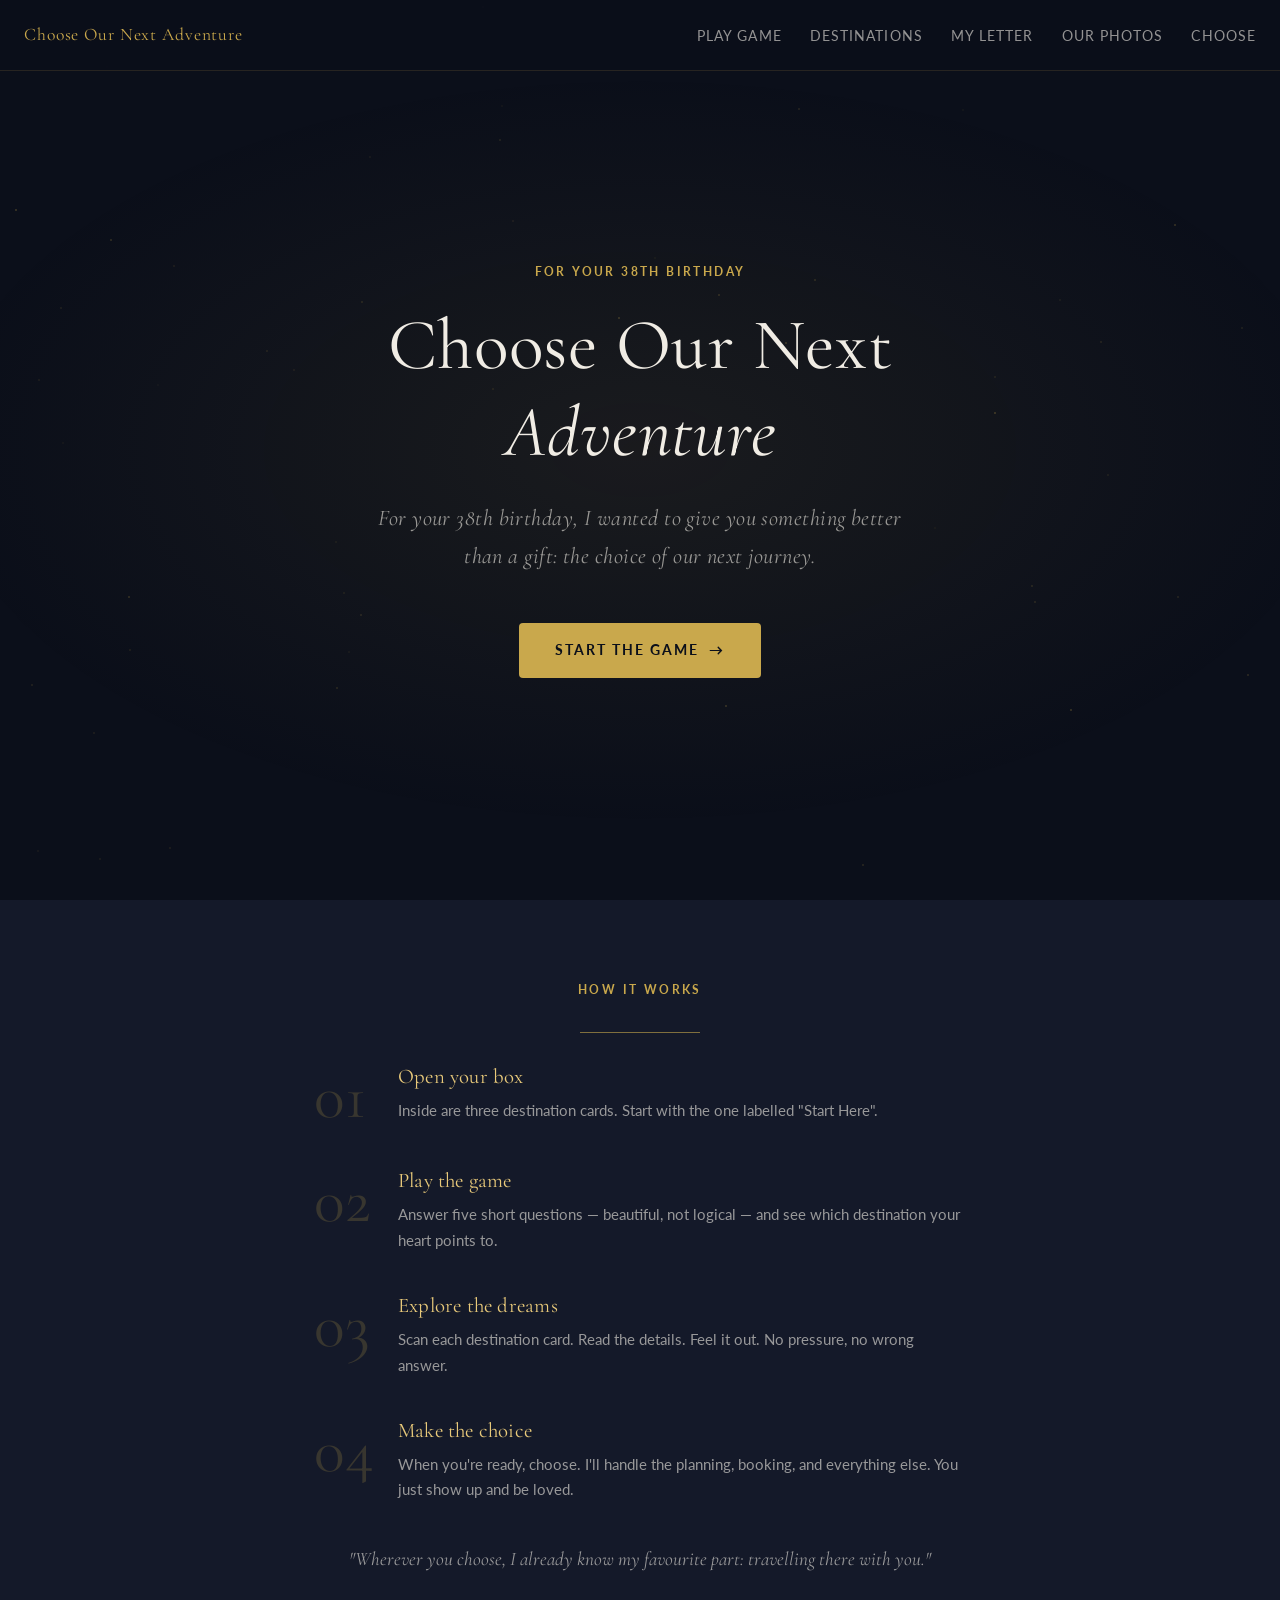
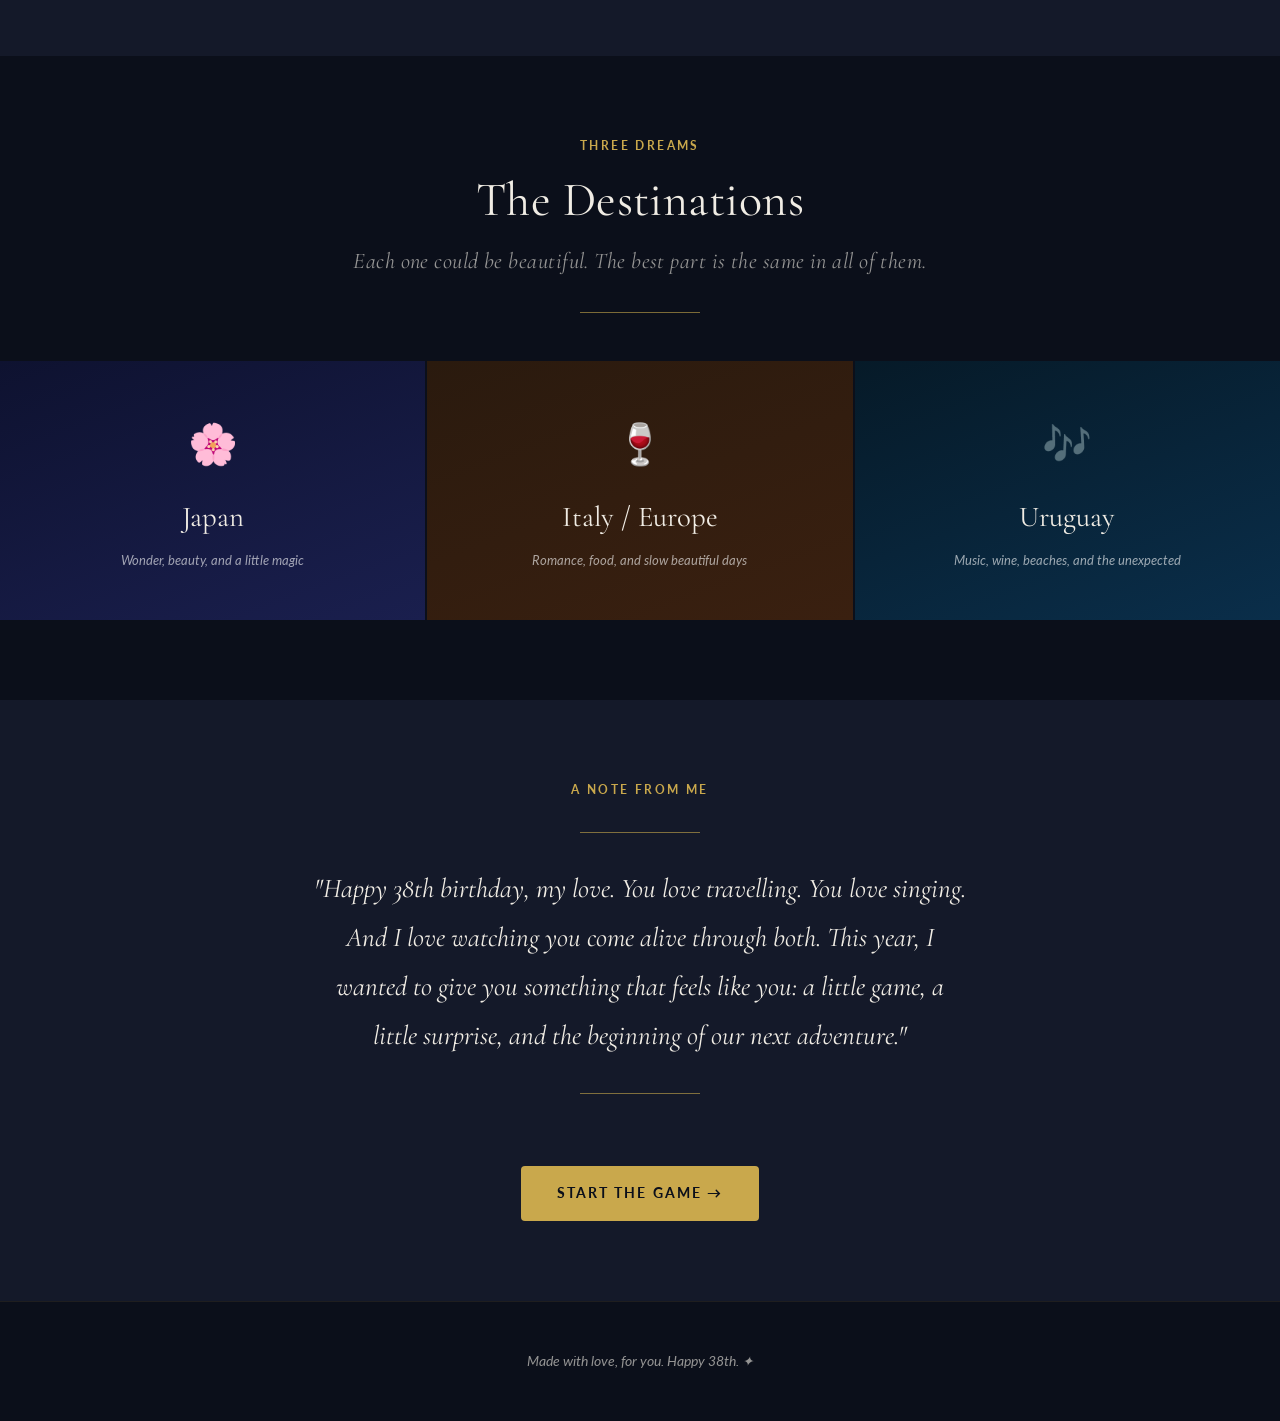
<file: microsite/index.html>
<!DOCTYPE html>
<html lang="en">
<head>
  <meta charset="UTF-8" />
  <meta name="viewport" content="width=device-width, initial-scale=1.0" />
  <title>Choose Our Next Adventure</title>
  <link rel="stylesheet" href="css/styles.css" />
  <style>
    .how-it-works { background: var(--navy-mid); }
    .how-step { display: flex; align-items: flex-start; gap: 24px; margin-bottom: 40px; }
    .how-num {
      font-family: 'Cormorant Garamond', serif;
      font-size: 4rem;
      color: rgba(201,168,76,0.2);
      line-height: 1;
      flex-shrink: 0;
      width: 60px;
    }
    .how-content h3 { color: var(--gold-light); margin-bottom: 8px; font-size: 1.3rem; }
    .how-content p { color: var(--text-muted); font-size: 0.95rem; }

    .dest-preview { padding: 80px 0; }
    .dest-preview-grid { display: grid; grid-template-columns: repeat(3,1fr); gap: 2px; margin-top: 48px; }
    .dest-preview-item {
      padding: 48px 36px;
      text-align: center;
      transition: all var(--transition);
      text-decoration: none;
      color: inherit;
      display: block;
    }
    .dest-preview-item:hover { transform: scale(1.02); }
    .dest-preview-item.japan { background: linear-gradient(160deg, var(--japan-dark), var(--japan-indigo)); }
    .dest-preview-item.italy { background: linear-gradient(160deg, var(--italy-dark), #3a2010); }
    .dest-preview-item.uruguay { background: linear-gradient(160deg, var(--uruguay-dark), var(--uruguay-ocean)); }
    .dest-preview-icon { font-size: 2.5rem; margin-bottom: 16px; }
    .dest-preview-name { font-family: 'Cormorant Garamond', serif; font-size: 1.8rem; margin-bottom: 8px; }
    .dest-preview-tag { font-size: 0.8rem; font-style: italic; color: rgba(255,255,255,0.6); }

    .love-note-section { background: var(--navy-mid); padding: 80px 0; text-align: center; }

    @media (max-width: 768px) {
      .dest-preview-grid { grid-template-columns: 1fr; gap: 0; }
    }
  </style>
</head>
<body>
  <div class="stars" id="stars"></div>

  <nav class="nav">
    <a href="index.html" class="nav-logo">Choose Our Next Adventure</a>
    <ul class="nav-links">
      <li><a href="game.html">Play Game</a></li>
      <li><a href="destinations.html">Destinations</a></li>
      <li><a href="love-letter.html">My Letter</a></li>
      <li><a href="photos.html">Our Photos</a></li>
      <li><a href="choose.html">Choose</a></li>
    </ul>
  </nav>

  <section class="hero">
    <div class="hero-eyebrow eyebrow animate-in">For your 38th birthday</div>
    <h1 class="hero-title animate-in delay-1">Choose Our Next<br><em>Adventure</em></h1>
    <p class="hero-subtitle subtitle animate-in delay-2">
      For your 38th birthday, I wanted to give you something better than a gift: the choice of our next journey.
    </p>
    <a href="game.html" class="btn btn-gold animate-in delay-3">
      <span>Start the Game</span>
      <span>→</span>
    </a>
  </section>

  <section class="how-it-works">
    <div class="container-narrow">
      <div class="eyebrow" style="text-align:center; margin-bottom:16px;">How it works</div>
      <div class="gold-line wide"></div>

      <div class="how-step animate-in">
        <div class="how-num">01</div>
        <div class="how-content">
          <h3>Open your box</h3>
          <p>Inside are three destination cards. Start with the one labelled "Start Here".</p>
        </div>
      </div>

      <div class="how-step animate-in">
        <div class="how-num">02</div>
        <div class="how-content">
          <h3>Play the game</h3>
          <p>Answer five short questions — beautiful, not logical — and see which destination your heart points to.</p>
        </div>
      </div>

      <div class="how-step animate-in">
        <div class="how-num">03</div>
        <div class="how-content">
          <h3>Explore the dreams</h3>
          <p>Scan each destination card. Read the details. Feel it out. No pressure, no wrong answer.</p>
        </div>
      </div>

      <div class="how-step animate-in">
        <div class="how-num">04</div>
        <div class="how-content">
          <h3>Make the choice</h3>
          <p>When you're ready, choose. I'll handle the planning, booking, and everything else. You just show up and be loved.</p>
        </div>
      </div>

      <div style="margin-top: 40px; text-align: center;">
        <p style="font-family:'Cormorant Garamond',serif; font-style:italic; font-size:1.2rem; color:var(--text-muted);">
          "Wherever you choose, I already know my favourite part: travelling there with you."
        </p>
      </div>
    </div>
  </section>

  <section class="dest-preview">
    <div class="container">
      <div style="text-align:center; margin-bottom:0;">
        <div class="eyebrow" style="margin-bottom:16px;">Three dreams</div>
        <h2>The Destinations</h2>
        <p class="subtitle" style="margin-top:12px;">Each one could be beautiful. The best part is the same in all of them.</p>
        <div class="gold-line wide"></div>
      </div>
    </div>
    <div class="dest-preview-grid">
      <a href="japan.html" class="dest-preview-item japan">
        <div class="dest-preview-icon">🌸</div>
        <div class="dest-preview-name">Japan</div>
        <div class="dest-preview-tag">Wonder, beauty, and a little magic</div>
      </a>
      <a href="italy-europe.html" class="dest-preview-item italy">
        <div class="dest-preview-icon">🍷</div>
        <div class="dest-preview-name">Italy / Europe</div>
        <div class="dest-preview-tag">Romance, food, and slow beautiful days</div>
      </a>
      <a href="uruguay.html" class="dest-preview-item uruguay">
        <div class="dest-preview-icon">🎶</div>
        <div class="dest-preview-name">Uruguay</div>
        <div class="dest-preview-tag">Music, wine, beaches, and the unexpected</div>
      </a>
    </div>
  </section>

  <section class="love-note-section">
    <div class="container-narrow">
      <div class="eyebrow" style="margin-bottom:16px;">A note from me</div>
      <div class="gold-line wide"></div>
      <p style="font-family:'Cormorant Garamond',serif; font-size:clamp(1.2rem,3vw,1.7rem); font-style:italic; line-height:1.8; color:var(--text); margin-bottom:32px;">
        "Happy 38th birthday, my love. You love travelling. You love singing. And I love watching you come alive through both. This year, I wanted to give you something that feels like you: a little game, a little surprise, and the beginning of our next adventure."
      </p>
      <div class="gold-line wide"></div>
      <a href="game.html" class="btn btn-gold" style="margin-top:40px;">Start the Game →</a>
    </div>
  </section>

  <footer style="padding: 48px 24px; text-align: center; border-top: 1px solid rgba(201,168,76,0.1);">
    <p style="color: var(--text-muted); font-size: 0.85rem; font-style: italic;">Made with love, for you. Happy 38th. ✦</p>
  </footer>

  <script>
    const stars = document.getElementById('stars');
    for (let i = 0; i < 60; i++) {
      const s = document.createElement('div');
      s.className = 'star';
      s.style.cssText = `left:${Math.random()*100}%;top:${Math.random()*100}%;animation-delay:${Math.random()*4}s;animation-duration:${2+Math.random()*3}s;opacity:${Math.random()*0.6+0.1};`;
      stars.appendChild(s);
    }
  </script>
</body>
</html>
</file>
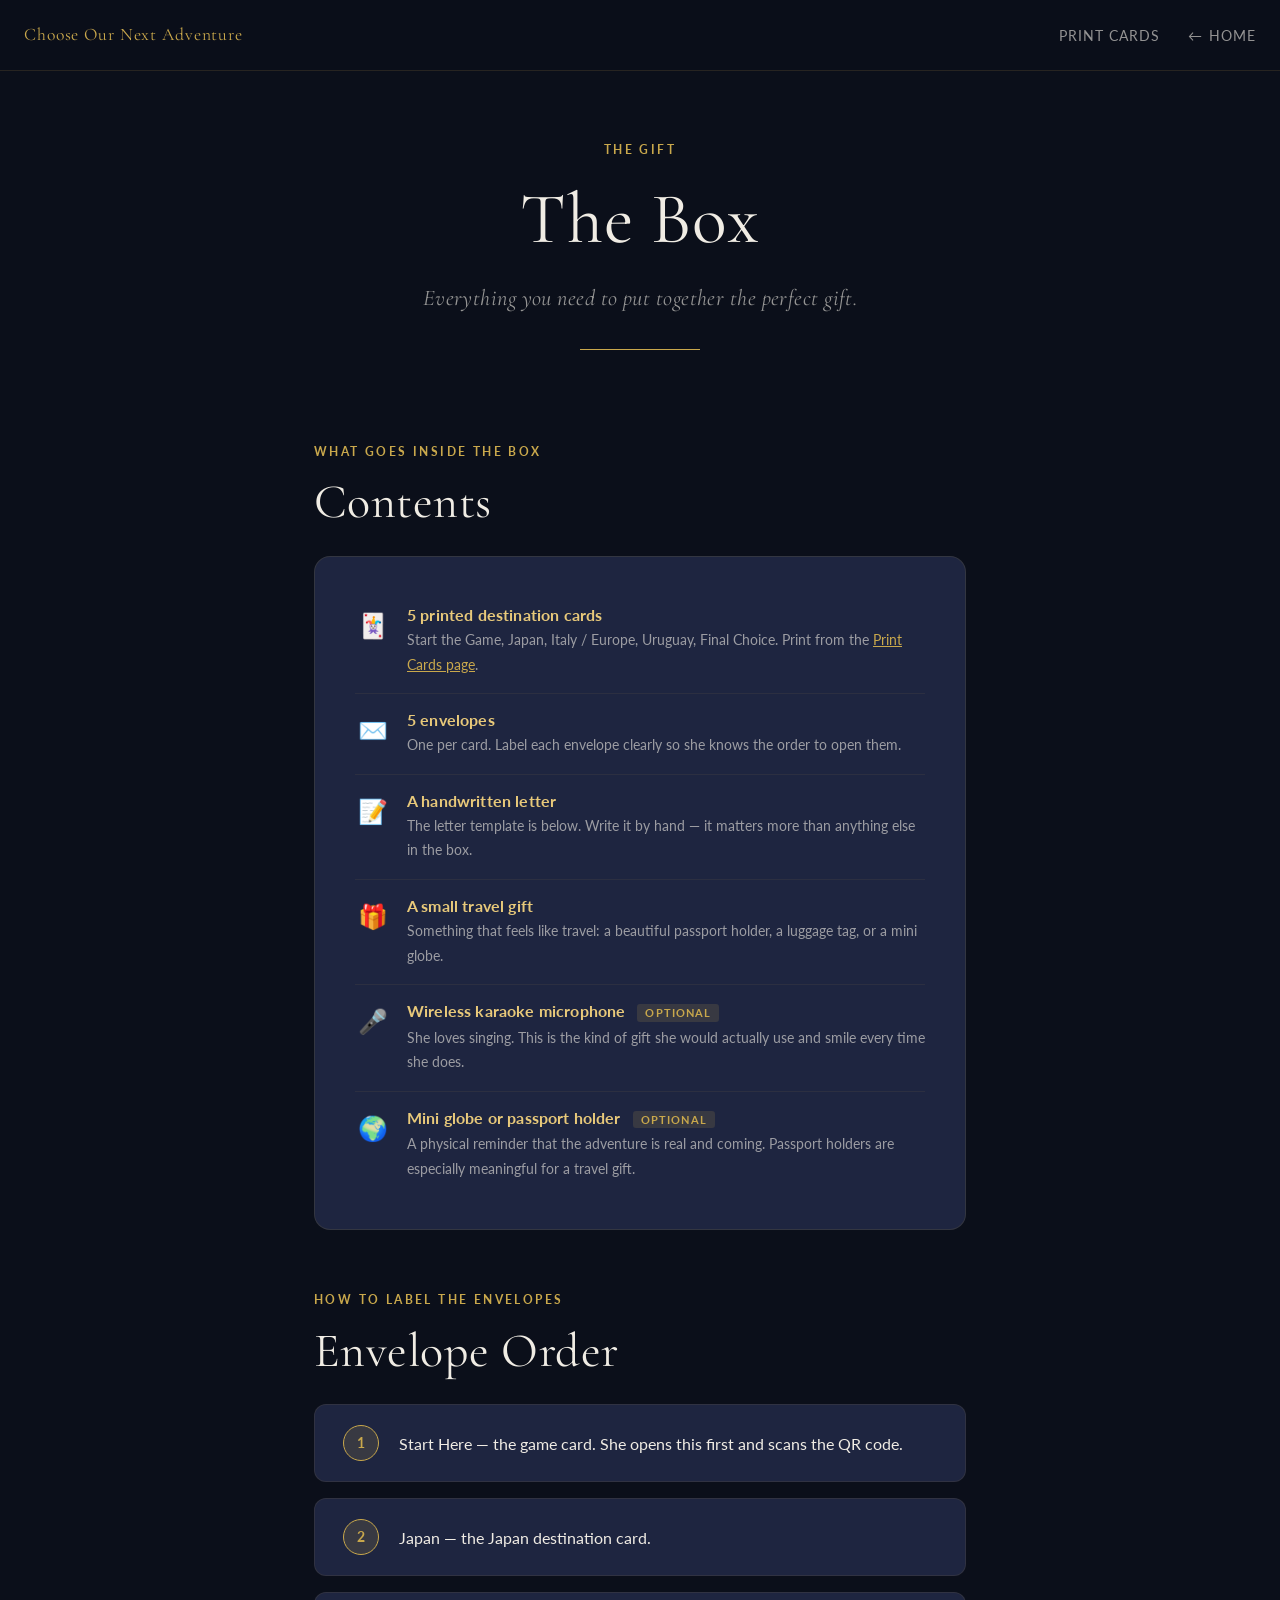
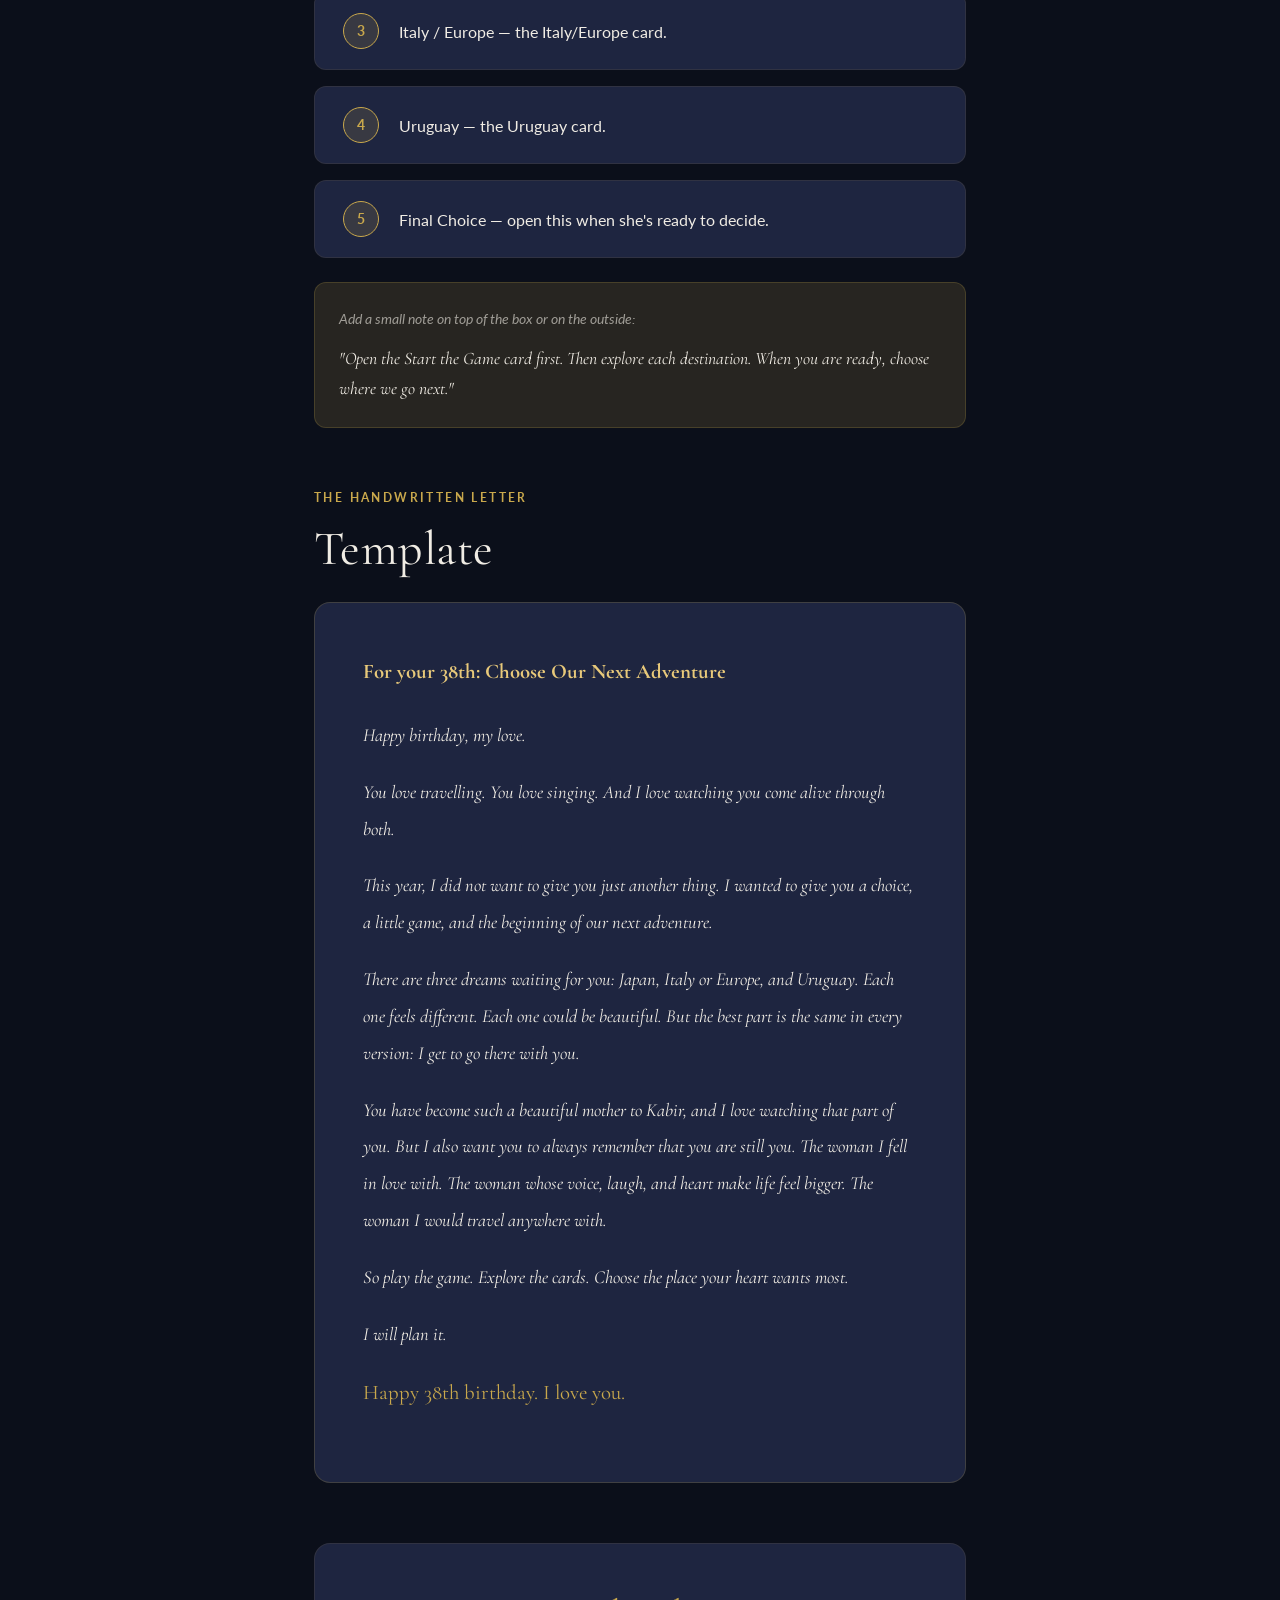
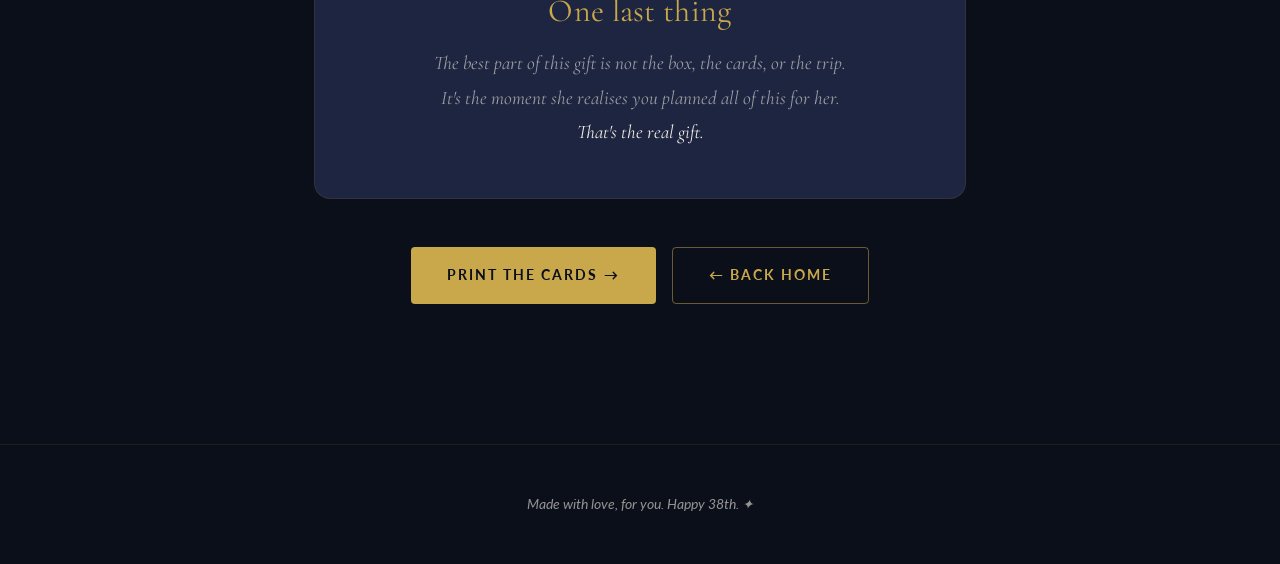
<file: microsite/box-instructions.html>
<!DOCTYPE html>
<html lang="en">
<head>
  <meta charset="UTF-8" />
  <meta name="viewport" content="width=device-width, initial-scale=1.0" />
  <title>Box Instructions — Choose Our Next Adventure</title>
  <link rel="stylesheet" href="css/styles.css" />
  <style>
    .gift-item {
      display: flex;
      align-items: flex-start;
      gap: 16px;
      padding: 16px 0;
      border-bottom: 1px solid rgba(201,168,76,0.08);
    }
    .gift-item:last-child { border-bottom: none; }
    .gift-item-icon { font-size: 1.5rem; flex-shrink: 0; width: 36px; text-align: center; }
    .gift-item-text h4 { color: var(--gold-light); font-size: 1rem; margin-bottom: 4px; font-family: 'Lato', sans-serif; font-weight: 700; }
    .gift-item-text p { color: var(--text-muted); font-size: 0.9rem; }
    .optional-tag {
      display: inline-block;
      font-size: 0.7rem;
      font-weight: 700;
      letter-spacing: 0.1em;
      text-transform: uppercase;
      color: var(--gold);
      background: var(--gold-dim);
      padding: 2px 8px;
      border-radius: 3px;
      margin-left: 8px;
      vertical-align: middle;
    }
  </style>
</head>
<body>
  <nav class="nav">
    <a href="index.html" class="nav-logo">Choose Our Next Adventure</a>
    <ul class="nav-links">
      <li><a href="print-cards.html">Print Cards</a></li>
      <li><a href="index.html">← Home</a></li>
    </ul>
  </nav>

  <section style="padding-top:140px; padding-bottom:60px; text-align:center;" class="container-narrow">
    <div class="eyebrow animate-in" style="margin-bottom:16px;">The gift</div>
    <h1 class="animate-in delay-1">The Box</h1>
    <p class="subtitle animate-in delay-2" style="margin-top:16px;">Everything you need to put together the perfect gift.</p>
    <div class="gold-line wide animate-in delay-3"></div>
  </section>

  <section style="padding-top:0;">
    <div class="container-narrow">

      <!-- What goes inside -->
      <div class="box-section">
        <div class="eyebrow" style="margin-bottom:12px;">What goes inside the box</div>
        <h2 style="margin-bottom:24px;">Contents</h2>

        <div style="background:var(--navy-light); border:1px solid rgba(201,168,76,0.12); border-radius:var(--radius); padding:32px 40px;">
          <div class="gift-item">
            <div class="gift-item-icon">🃏</div>
            <div class="gift-item-text">
              <h4>5 printed destination cards</h4>
              <p>Start the Game, Japan, Italy / Europe, Uruguay, Final Choice. Print from the <a href="print-cards.html" style="color:var(--gold);">Print Cards page</a>.</p>
            </div>
          </div>
          <div class="gift-item">
            <div class="gift-item-icon">✉️</div>
            <div class="gift-item-text">
              <h4>5 envelopes</h4>
              <p>One per card. Label each envelope clearly so she knows the order to open them.</p>
            </div>
          </div>
          <div class="gift-item">
            <div class="gift-item-icon">📝</div>
            <div class="gift-item-text">
              <h4>A handwritten letter</h4>
              <p>The letter template is below. Write it by hand — it matters more than anything else in the box.</p>
            </div>
          </div>
          <div class="gift-item">
            <div class="gift-item-icon">🎁</div>
            <div class="gift-item-text">
              <h4>A small travel gift</h4>
              <p>Something that feels like travel: a beautiful passport holder, a luggage tag, or a mini globe.</p>
            </div>
          </div>
          <div class="gift-item">
            <div class="gift-item-icon">🎤</div>
            <div class="gift-item-text">
              <h4>Wireless karaoke microphone <span class="optional-tag">Optional</span></h4>
              <p>She loves singing. This is the kind of gift she would actually use and smile every time she does.</p>
            </div>
          </div>
          <div class="gift-item">
            <div class="gift-item-icon">🌍</div>
            <div class="gift-item-text">
              <h4>Mini globe or passport holder <span class="optional-tag">Optional</span></h4>
              <p>A physical reminder that the adventure is real and coming. Passport holders are especially meaningful for a travel gift.</p>
            </div>
          </div>
        </div>
      </div>

      <!-- Envelope labels -->
      <div class="box-section" style="margin-top:60px;">
        <div class="eyebrow" style="margin-bottom:12px;">How to label the envelopes</div>
        <h2 style="margin-bottom:24px;">Envelope Order</h2>

        <ol class="envelope-list">
          <li><span>Start Here — the game card. She opens this first and scans the QR code.</span></li>
          <li><span>Japan — the Japan destination card.</span></li>
          <li><span>Italy / Europe — the Italy/Europe card.</span></li>
          <li><span>Uruguay — the Uruguay card.</span></li>
          <li><span>Final Choice — open this when she's ready to decide.</span></li>
        </ol>

        <div style="margin-top:24px; padding:24px; background:var(--gold-dim); border-radius:12px; border:1px solid rgba(201,168,76,0.2);">
          <p style="font-size:0.9rem; color:var(--text-muted); font-style:italic;">
            Add a small note on top of the box or on the outside:
          </p>
          <p style="margin-top:12px; font-family:'Cormorant Garamond',serif; font-size:1.1rem; font-style:italic; color:var(--text);">
            "Open the Start the Game card first. Then explore each destination. When you are ready, choose where we go next."
          </p>
        </div>
      </div>

      <!-- Letter template -->
      <div class="box-section" style="margin-top:60px;">
        <div class="eyebrow" style="margin-bottom:12px;">The handwritten letter</div>
        <h2 style="margin-bottom:24px;">Template</h2>

        <div class="letter-box">
          <p style="font-style:normal; font-weight:700; color:var(--gold-light); font-size:1.3rem; margin-bottom:24px;">
            For your 38th: Choose Our Next Adventure
          </p>

          <p>Happy birthday, my love.</p>

          <p>You love travelling. You love singing. And I love watching you come alive through both.</p>

          <p>This year, I did not want to give you just another thing. I wanted to give you a choice, a little game, and the beginning of our next adventure.</p>

          <p>There are three dreams waiting for you: Japan, Italy or Europe, and Uruguay. Each one feels different. Each one could be beautiful. But the best part is the same in every version: I get to go there with you.</p>

          <p>You have become such a beautiful mother to Kabir, and I love watching that part of you. But I also want you to always remember that you are still you. The woman I fell in love with. The woman whose voice, laugh, and heart make life feel bigger. The woman I would travel anywhere with.</p>

          <p>So play the game. Explore the cards. Choose the place your heart wants most.</p>

          <p>I will plan it.</p>

          <p class="signature">Happy 38th birthday. I love you.</p>
        </div>
      </div>

      <!-- Notes -->
      <div style="margin-top:60px; text-align:center; padding:48px; background:var(--navy-light); border-radius:var(--radius); border:1px solid rgba(201,168,76,0.1);">
        <h3 style="color:var(--gold); margin-bottom:16px;">One last thing</h3>
        <p style="font-family:'Cormorant Garamond',serif; font-size:1.2rem; font-style:italic; line-height:1.8; color:var(--text-muted);">
          The best part of this gift is not the box, the cards, or the trip.<br>
          It's the moment she realises you planned all of this for her.<br>
          <span style="color:var(--text);">That's the real gift.</span>
        </p>
      </div>

      <div style="text-align:center; margin-top:48px; display:flex; gap:16px; justify-content:center; flex-wrap:wrap;">
        <a href="print-cards.html" class="btn btn-gold">Print the Cards →</a>
        <a href="index.html" class="btn btn-outline">← Back Home</a>
      </div>

    </div>
  </section>

  <footer style="padding: 48px 24px; text-align: center; border-top: 1px solid rgba(201,168,76,0.1); margin-top:60px;">
    <p style="color: var(--text-muted); font-size: 0.85rem; font-style: italic;">Made with love, for you. Happy 38th. ✦</p>
  </footer>
</body>
</html>
</file>
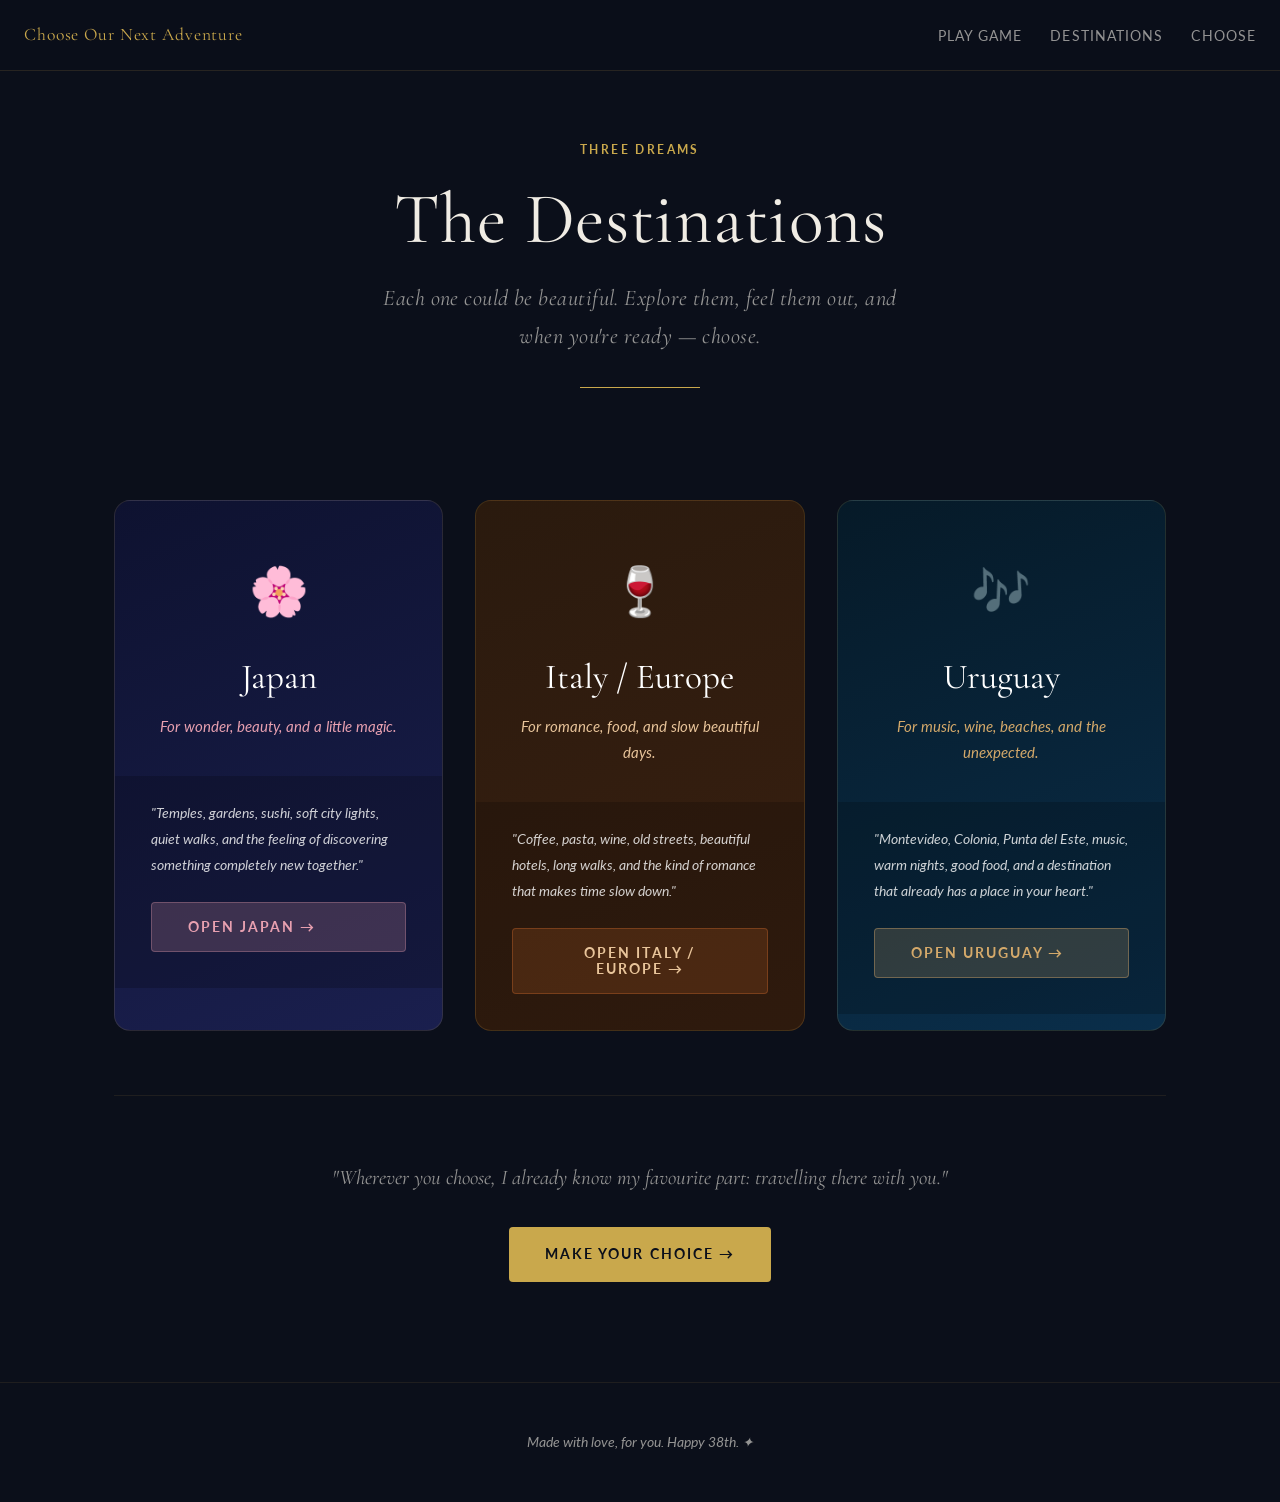
<file: microsite/destinations.html>
<!DOCTYPE html>
<html lang="en">
<head>
  <meta charset="UTF-8" />
  <meta name="viewport" content="width=device-width, initial-scale=1.0" />
  <title>The Destinations — Choose Our Next Adventure</title>
  <link rel="stylesheet" href="css/styles.css" />
</head>
<body>
  <nav class="nav">
    <a href="index.html" class="nav-logo">Choose Our Next Adventure</a>
    <ul class="nav-links">
      <li><a href="game.html">Play Game</a></li>
      <li><a href="destinations.html">Destinations</a></li>
      <li><a href="choose.html">Choose</a></li>
    </ul>
  </nav>

  <section style="padding-top:140px; padding-bottom:60px; text-align:center;" class="container-narrow">
    <div class="eyebrow animate-in" style="margin-bottom:16px;">Three dreams</div>
    <h1 class="animate-in delay-1">The Destinations</h1>
    <p class="subtitle animate-in delay-2" style="margin-top:16px; max-width:520px; margin-left:auto; margin-right:auto;">
      Each one could be beautiful. Explore them, feel them out, and when you're ready — choose.
    </p>
    <div class="gold-line wide animate-in delay-3"></div>
  </section>

  <section style="padding: 20px 0 100px;">
    <div class="container">
      <div class="dest-grid">

        <!-- Japan -->
        <a href="japan.html" class="dest-card japan animate-in">
          <div class="dest-card-header">
            <span class="dest-card-icon">🌸</span>
            <div class="dest-card-title">Japan</div>
            <div class="dest-card-subtitle">For wonder, beauty, and a little magic.</div>
          </div>
          <div class="dest-card-body">
            <p class="dest-card-copy">
              "Temples, gardens, sushi, soft city lights, quiet walks, and the feeling of discovering something completely new together."
            </p>
            <button class="btn" style="background:rgba(232,160,176,0.2); color:#e8a0b0; border:1px solid rgba(232,160,176,0.3); width:100%;">
              Open Japan →
            </button>
          </div>
        </a>

        <!-- Italy / Europe -->
        <a href="italy-europe.html" class="dest-card italy animate-in delay-1">
          <div class="dest-card-header">
            <span class="dest-card-icon">🍷</span>
            <div class="dest-card-title">Italy / Europe</div>
            <div class="dest-card-subtitle">For romance, food, and slow beautiful days.</div>
          </div>
          <div class="dest-card-body">
            <p class="dest-card-copy">
              "Coffee, pasta, wine, old streets, beautiful hotels, long walks, and the kind of romance that makes time slow down."
            </p>
            <button class="btn" style="background:rgba(192,99,42,0.2); color:#e8c49a; border:1px solid rgba(192,99,42,0.4); width:100%;">
              Open Italy / Europe →
            </button>
          </div>
        </a>

        <!-- Uruguay -->
        <a href="uruguay.html" class="dest-card uruguay animate-in delay-2">
          <div class="dest-card-header">
            <span class="dest-card-icon">🎶</span>
            <div class="dest-card-title">Uruguay</div>
            <div class="dest-card-subtitle">For music, wine, beaches, and the unexpected.</div>
          </div>
          <div class="dest-card-body">
            <p class="dest-card-copy">
              "Montevideo, Colonia, Punta del Este, music, warm nights, good food, and a destination that already has a place in your heart."
            </p>
            <button class="btn" style="background:rgba(212,169,106,0.2); color:#d4a96a; border:1px solid rgba(212,169,106,0.4); width:100%;">
              Open Uruguay →
            </button>
          </div>
        </a>

      </div>

      <div style="text-align:center; margin-top:64px; padding-top:64px; border-top:1px solid rgba(201,168,76,0.1);">
        <p style="font-family:'Cormorant Garamond',serif; font-style:italic; font-size:1.3rem; color:var(--text-muted); margin-bottom:32px;">
          "Wherever you choose, I already know my favourite part: travelling there with you."
        </p>
        <a href="choose.html" class="btn btn-gold">Make Your Choice →</a>
      </div>
    </div>
  </section>

  <footer style="padding: 48px 24px; text-align: center; border-top: 1px solid rgba(201,168,76,0.1);">
    <p style="color: var(--text-muted); font-size: 0.85rem; font-style: italic;">Made with love, for you. Happy 38th. ✦</p>
  </footer>
</body>
</html>
</file>
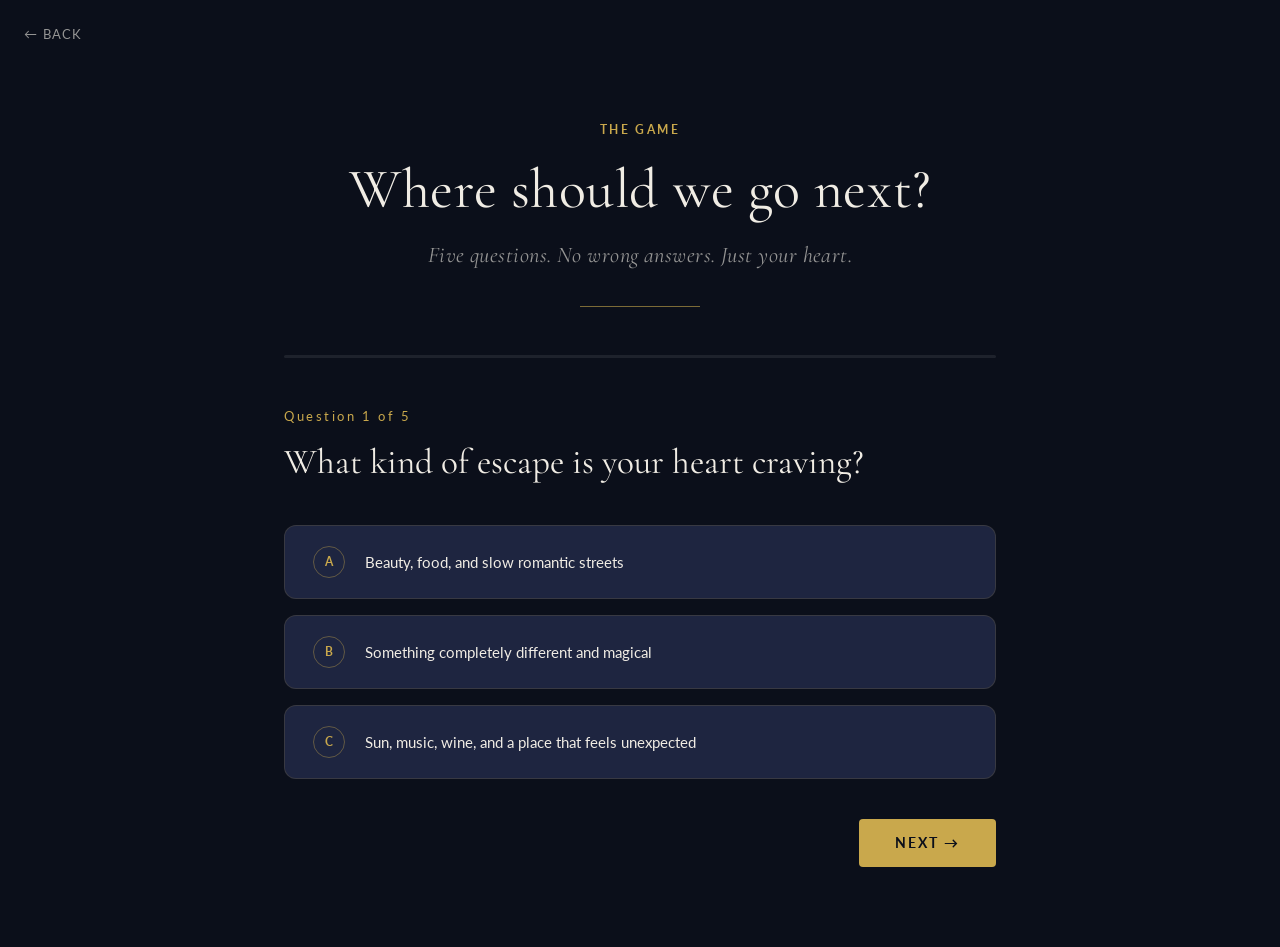
<file: microsite/game.html>
<!DOCTYPE html>
<html lang="en">
<head>
  <meta charset="UTF-8" />
  <meta name="viewport" content="width=device-width, initial-scale=1.0" />
  <title>Where Should We Go? — Choose Our Next Adventure</title>
  <link rel="stylesheet" href="css/styles.css" />
  <style>
    body { background: var(--navy); }
    .back-link {
      position: fixed; top: 24px; left: 24px; z-index: 200;
      color: var(--text-muted); text-decoration: none; font-size: 0.8rem;
      letter-spacing: 0.1em; text-transform: uppercase;
      display: flex; align-items: center; gap: 8px;
      transition: color var(--transition);
    }
    .back-link:hover { color: var(--gold); }
  </style>
</head>
<body>
  <a href="index.html" class="back-link">← Back</a>

  <div class="game-container">
    <!-- Quiz header -->
    <div style="text-align:center; margin-bottom:48px;" class="animate-in">
      <div class="eyebrow" style="margin-bottom:16px;">The game</div>
      <h1 style="font-size:clamp(2rem,5vw,3.5rem);">Where should we go next?</h1>
      <p class="subtitle" style="margin-top:12px;">Five questions. No wrong answers. Just your heart.</p>
      <div class="gold-line wide"></div>
    </div>

    <!-- Progress -->
    <div class="progress-bar-wrap" id="progressWrap">
      <div class="progress-bar-fill" id="progressBar" style="width:0%"></div>
    </div>

    <!-- Questions -->
    <div id="quizArea">

      <!-- Q1 -->
      <div class="question-block active" data-q="0">
        <div class="question-num">Question 1 of 5</div>
        <div class="question-text">What kind of escape is your heart craving?</div>
        <div class="options-list">
          <button class="option-btn" data-value="italy" onclick="selectOption(this, 0)">
            <span class="option-letter">A</span>
            <span>Beauty, food, and slow romantic streets</span>
          </button>
          <button class="option-btn" data-value="japan" onclick="selectOption(this, 0)">
            <span class="option-letter">B</span>
            <span>Something completely different and magical</span>
          </button>
          <button class="option-btn" data-value="uruguay" onclick="selectOption(this, 0)">
            <span class="option-letter">C</span>
            <span>Sun, music, wine, and a place that feels unexpected</span>
          </button>
        </div>
        <div class="quiz-nav">
          <div></div>
          <button class="btn btn-gold" onclick="nextQuestion(0)" id="next0" disabled>Next →</button>
        </div>
      </div>

      <!-- Q2 -->
      <div class="question-block" data-q="1">
        <div class="question-num">Question 2 of 5</div>
        <div class="question-text">What do you want to feel on this trip?</div>
        <div class="options-list">
          <button class="option-btn" data-value="italy" onclick="selectOption(this, 1)">
            <span class="option-letter">A</span>
            <span>Spoiled, dressed up, and romantic</span>
          </button>
          <button class="option-btn" data-value="japan" onclick="selectOption(this, 1)">
            <span class="option-letter">B</span>
            <span>Curious, amazed, and inspired</span>
          </button>
          <button class="option-btn" data-value="uruguay" onclick="selectOption(this, 1)">
            <span class="option-letter">C</span>
            <span>Free, relaxed, and alive</span>
          </button>
        </div>
        <div class="quiz-nav">
          <button class="btn btn-ghost" onclick="prevQuestion(1)">← Back</button>
          <button class="btn btn-gold" onclick="nextQuestion(1)" id="next1" disabled>Next →</button>
        </div>
      </div>

      <!-- Q3 -->
      <div class="question-block" data-q="2">
        <div class="question-num">Question 3 of 5</div>
        <div class="question-text">What should our days look like?</div>
        <div class="options-list">
          <button class="option-btn" data-value="italy" onclick="selectOption(this, 2)">
            <span class="option-letter">A</span>
            <span>Coffee, walking, pasta, wine, and old streets</span>
          </button>
          <button class="option-btn" data-value="japan" onclick="selectOption(this, 2)">
            <span class="option-letter">B</span>
            <span>Temples, gardens, sushi, city lights, and quiet moments</span>
          </button>
          <button class="option-btn" data-value="uruguay" onclick="selectOption(this, 2)">
            <span class="option-letter">C</span>
            <span>Beaches, music, markets, steak, wine, and sunsets</span>
          </button>
        </div>
        <div class="quiz-nav">
          <button class="btn btn-ghost" onclick="prevQuestion(2)">← Back</button>
          <button class="btn btn-gold" onclick="nextQuestion(2)" id="next2" disabled>Next →</button>
        </div>
      </div>

      <!-- Q4 -->
      <div class="question-block" data-q="3">
        <div class="question-num">Question 4 of 5</div>
        <div class="question-text">What kind of memory do you want Kabir to have if we take him?</div>
        <div class="options-list">
          <button class="option-btn" data-value="italy" onclick="selectOption(this, 3)">
            <span class="option-letter">A</span>
            <span>Family photos in beautiful European streets</span>
          </button>
          <button class="option-btn" data-value="japan" onclick="selectOption(this, 3)">
            <span class="option-letter">B</span>
            <span>Seeing something totally new and magical</span>
          </button>
          <button class="option-btn" data-value="uruguay" onclick="selectOption(this, 3)">
            <span class="option-letter">C</span>
            <span>Running near the beach while we slow down</span>
          </button>
        </div>
        <div class="quiz-nav">
          <button class="btn btn-ghost" onclick="prevQuestion(3)">← Back</button>
          <button class="btn btn-gold" onclick="nextQuestion(3)" id="next3" disabled>Next →</button>
        </div>
      </div>

      <!-- Q5 -->
      <div class="question-block" data-q="4">
        <div class="question-num">Question 5 of 5</div>
        <div class="question-text">Pick the soundtrack of the trip.</div>
        <div class="options-list">
          <button class="option-btn" data-value="italy" onclick="selectOption(this, 4)">
            <span class="option-letter">A</span>
            <span>Romantic dinner music in a tiny restaurant</span>
          </button>
          <button class="option-btn" data-value="japan" onclick="selectOption(this, 4)">
            <span class="option-letter">B</span>
            <span>Soft city lights and beautiful peaceful walks</span>
          </button>
          <button class="option-btn" data-value="uruguay" onclick="selectOption(this, 4)">
            <span class="option-letter">C</span>
            <span>Singing, dancing, and warm nights</span>
          </button>
        </div>
        <div class="quiz-nav">
          <button class="btn btn-ghost" onclick="prevQuestion(4)">← Back</button>
          <button class="btn btn-gold" onclick="showResult()" id="next4" disabled>See my result →</button>
        </div>
      </div>

    </div><!-- /quizArea -->

    <!-- Result screen -->
    <div class="result-screen" id="resultScreen">
      <div class="result-badge" id="resultBadge"></div>
      <div class="result-title" id="resultTitle"></div>
      <p class="subtitle" style="margin-bottom:16px; font-size:1rem;">Your heart is pointing here.</p>
      <p class="result-explain" id="resultExplain"></p>
      <div class="result-actions">
        <a id="resultMainBtn" href="#" class="btn btn-gold"></a>
        <a href="destinations.html" class="btn btn-outline">Explore the other dreams</a>
      </div>
      <div style="margin-top:40px; padding-top:32px; border-top:1px solid rgba(201,168,76,0.1);">
        <p style="color:var(--text-muted); font-size:0.85rem; margin-bottom:20px;">
          Remember: the quiz is just a suggestion. You get to choose.
        </p>
        <button class="btn btn-ghost" onclick="restartQuiz()">Start over</button>
      </div>
    </div>

  </div><!-- /game-container -->

  <script>
    const answers = Array(5).fill(null);
    const TOTAL = 5;

    const results = {
      japan: {
        label: 'Japan',
        badge: 'japan',
        title: 'Japan is calling you.',
        explain: 'Your answers point to wonder, curiosity, and magic. Japan would be a trip unlike anything — temples, city lights, sushi, quiet gardens, and the feeling of discovering something completely new together.',
        link: 'japan.html',
        btnText: 'Open Japan →',
      },
      italy: {
        label: 'Italy / Europe',
        badge: 'italy',
        title: 'Italy is your dream.',
        explain: 'Your answers point to romance, beauty, and slow beautiful days. Italy would be the kind of trip where time slows down — coffee, pasta, wine, old streets, and the kind of romance that makes life feel magical.',
        link: 'italy-europe.html',
        btnText: 'Open Italy / Europe →',
      },
      uruguay: {
        label: 'Uruguay',
        badge: 'uruguay',
        title: 'Uruguay is your adventure.',
        explain: 'Your answers point to warmth, music, and the unexpected. Uruguay would be our most personal trip — beaches, wine, music, Montevideo streets, and a destination that already lives in your heart.',
        link: 'uruguay.html',
        btnText: 'Open Uruguay →',
      },
    };

    function selectOption(btn, qIdx) {
      const block = document.querySelector(`[data-q="${qIdx}"]`);
      block.querySelectorAll('.option-btn').forEach(b => b.classList.remove('selected'));
      btn.classList.add('selected');
      answers[qIdx] = btn.dataset.value;
      const nextBtn = document.getElementById(`next${qIdx}`);
      if (nextBtn) nextBtn.disabled = false;
      updateProgress();
    }

    function updateProgress() {
      const filled = answers.filter(Boolean).length;
      document.getElementById('progressBar').style.width = `${(filled / TOTAL) * 100}%`;
    }

    function nextQuestion(current) {
      if (answers[current] === null) return;
      document.querySelector(`[data-q="${current}"]`).classList.remove('active');
      document.querySelector(`[data-q="${current + 1}"]`).classList.add('active');
      window.scrollTo({ top: 0, behavior: 'smooth' });
    }

    function prevQuestion(current) {
      document.querySelector(`[data-q="${current}"]`).classList.remove('active');
      document.querySelector(`[data-q="${current - 1}"]`).classList.add('active');
      window.scrollTo({ top: 0, behavior: 'smooth' });
    }

    function showResult() {
      if (answers[4] === null) return;

      const counts = { japan: 0, italy: 0, uruguay: 0 };
      answers.forEach(a => { if (a) counts[a]++; });

      const winner = Object.entries(counts).sort((a, b) => b[1] - a[1])[0][0];
      const r = results[winner];

      document.getElementById('resultBadge').textContent = r.label;
      document.getElementById('resultBadge').className = `result-badge ${r.badge}`;
      document.getElementById('resultTitle').textContent = r.title;
      document.getElementById('resultExplain').textContent = r.explain;
      document.getElementById('resultMainBtn').textContent = r.btnText;
      document.getElementById('resultMainBtn').href = r.link;

      document.getElementById('quizArea').style.display = 'none';
      document.getElementById('progressWrap').style.display = 'none';
      document.getElementById('resultScreen').classList.add('visible');
      window.scrollTo({ top: 0, behavior: 'smooth' });

      localStorage.setItem('quizResult', winner);
    }

    function restartQuiz() {
      answers.fill(null);
      document.querySelectorAll('.question-block').forEach((b, i) => {
        b.classList.remove('active');
        b.querySelectorAll('.option-btn').forEach(btn => btn.classList.remove('selected'));
      });
      document.querySelectorAll('.btn.btn-gold[id^="next"]').forEach(b => b.disabled = true);
      document.querySelector('[data-q="0"]').classList.add('active');
      document.getElementById('quizArea').style.display = 'block';
      document.getElementById('progressWrap').style.display = 'block';
      document.getElementById('resultScreen').classList.remove('visible');
      document.getElementById('progressBar').style.width = '0%';
      window.scrollTo({ top: 0, behavior: 'smooth' });
    }
  </script>
</body>
</html>
</file>
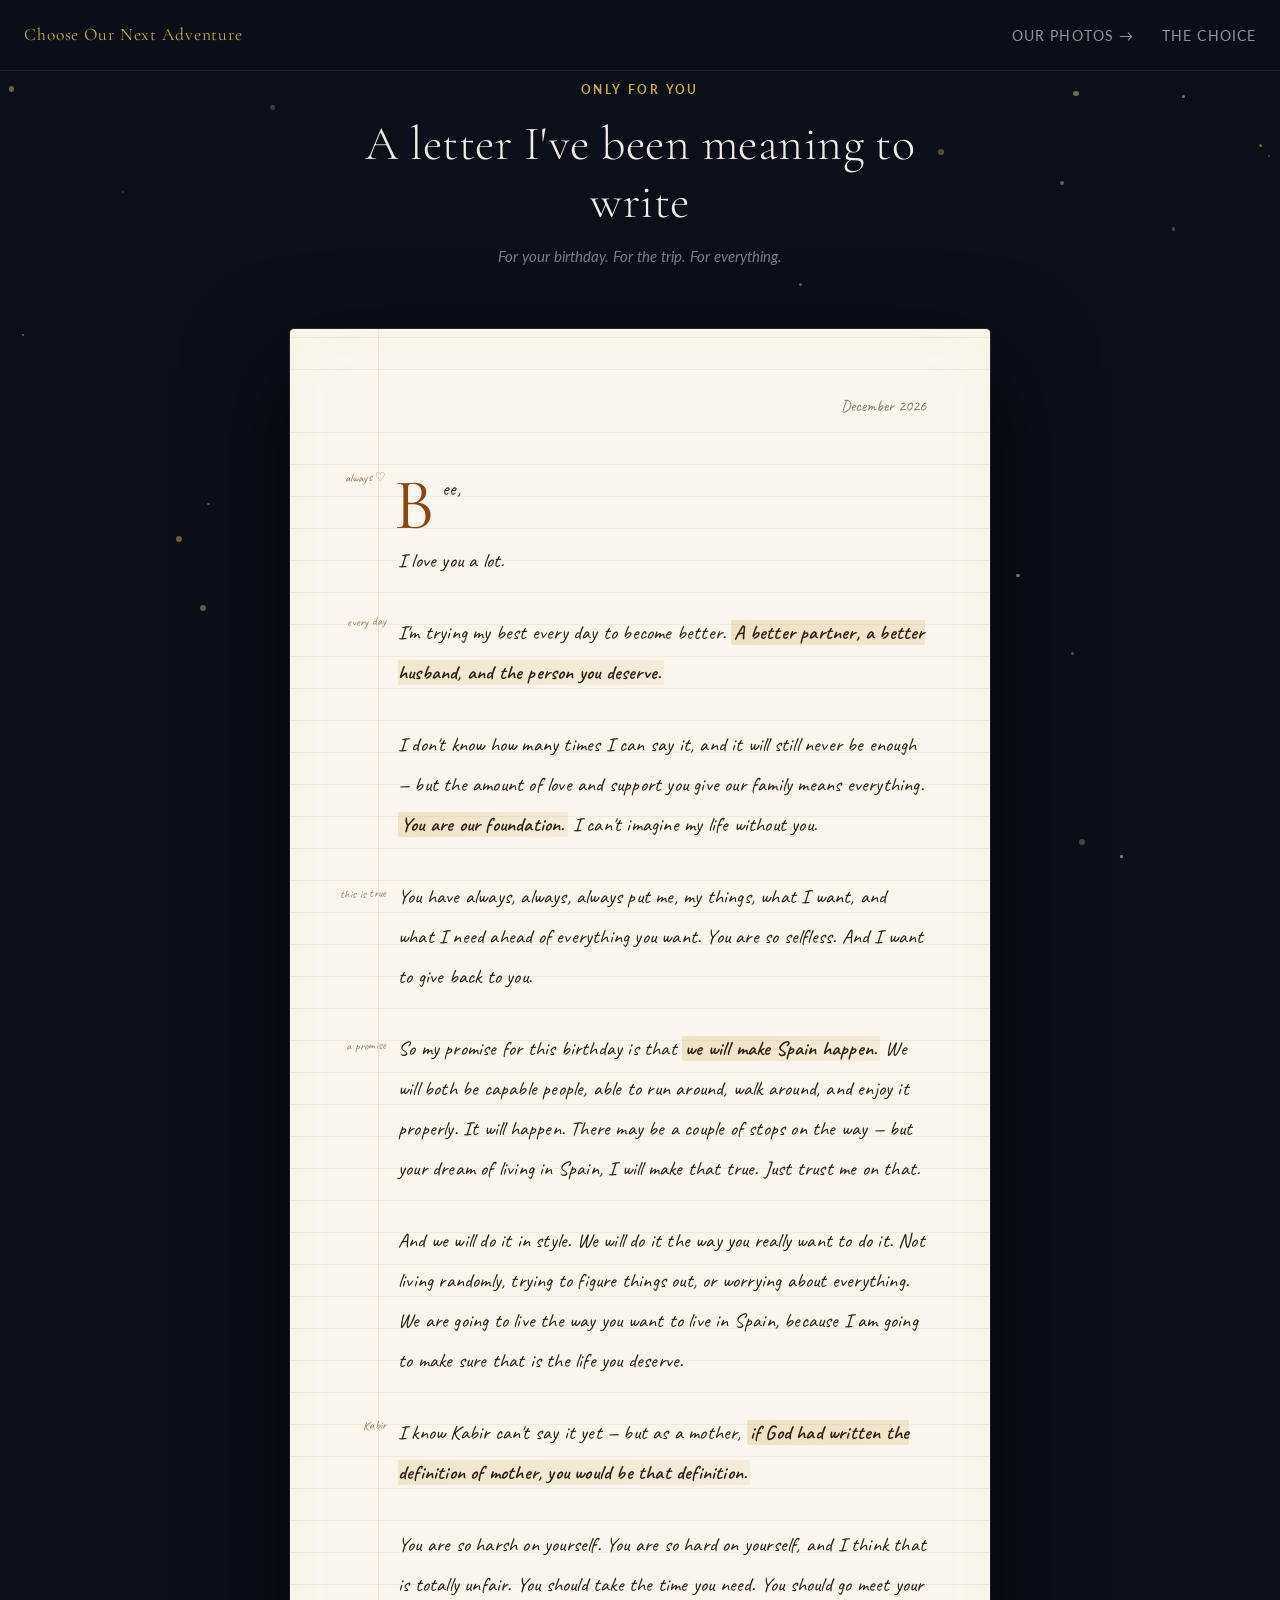
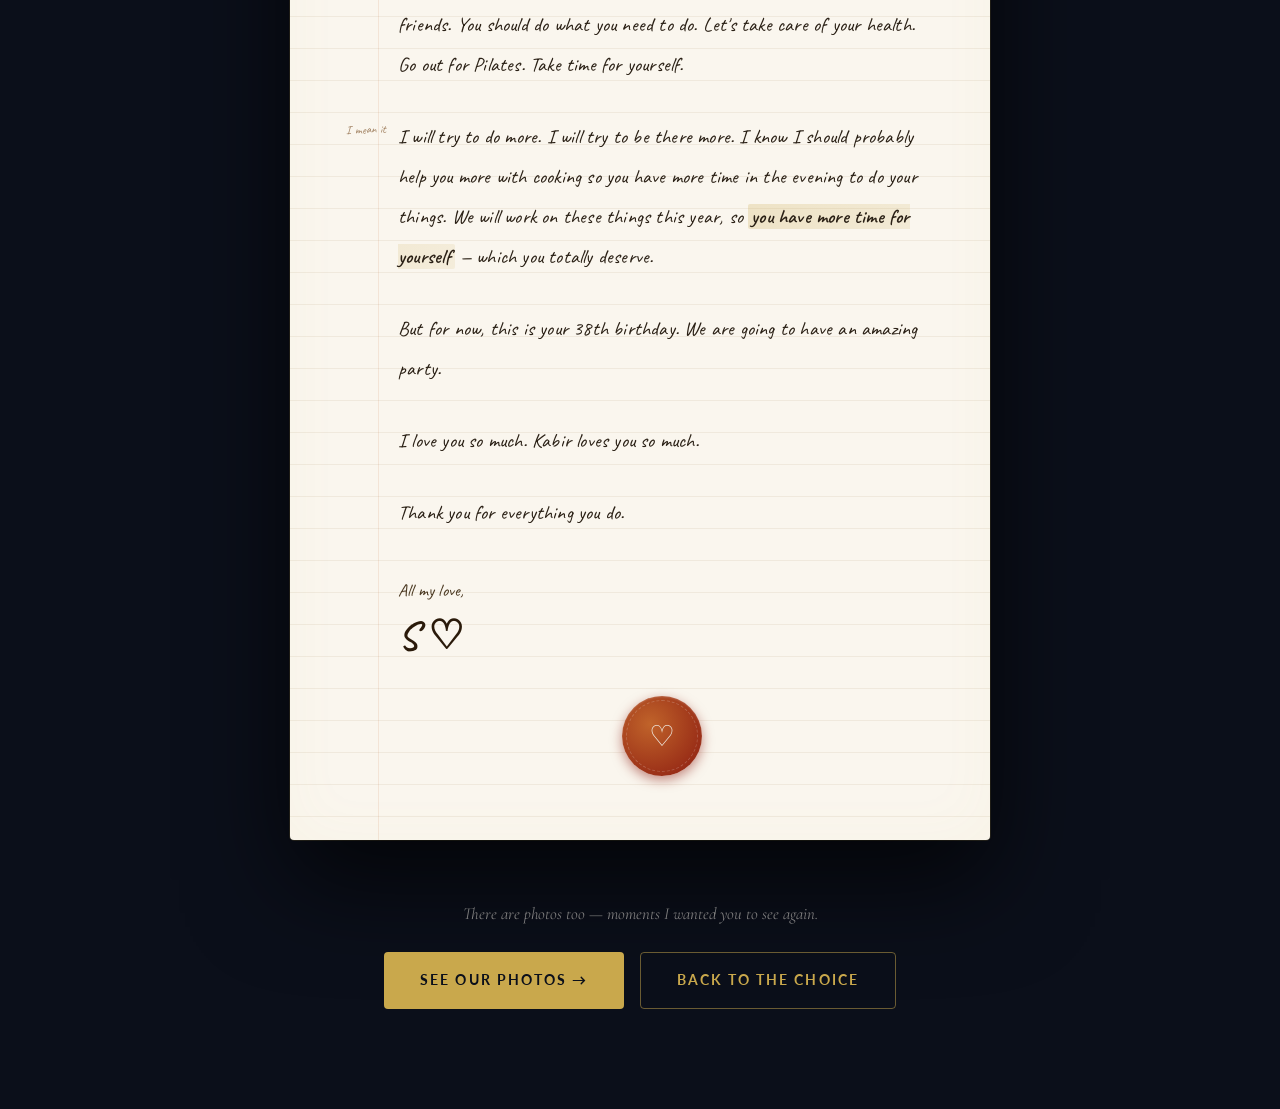
<file: microsite/love-letter.html>
<!DOCTYPE html>
<html lang="en">
<head>
  <meta charset="UTF-8" />
  <meta name="viewport" content="width=device-width, initial-scale=1.0" />
  <title>A Letter For You — Choose Our Next Adventure</title>
  <link rel="stylesheet" href="css/styles.css" />
  <link href="https://fonts.googleapis.com/css2?family=Caveat:wght@400;500;600&family=Cormorant+Garamond:ital,wght@0,300;0,400;1,300;1,400&display=swap" rel="stylesheet" />
  <style>
    body {
      background: #0b0f1a;
      overflow-x: hidden;
    }

    /* ── Ambient particles ── */
    .ambient { position: fixed; inset: 0; pointer-events: none; z-index: 0; }
    .ambient-dot {
      position: absolute;
      border-radius: 50%;
      animation: ambientPulse ease-in-out infinite;
    }
    @keyframes ambientPulse {
      0%, 100% { opacity: 0; transform: scale(0.8); }
      50% { opacity: 1; transform: scale(1); }
    }

    /* ── Letter wrapper ── */
    .letter-page {
      position: relative;
      z-index: 1;
      min-height: 100vh;
      padding: 80px 24px 100px;
      display: flex;
      flex-direction: column;
      align-items: center;
    }

    .letter-intro {
      text-align: center;
      max-width: 560px;
      margin: 0 auto 60px;
      animation: fadeUp 0.8s ease both;
    }
    .letter-intro h1 {
      font-family: 'Cormorant Garamond', serif;
      font-size: clamp(2rem, 5vw, 3rem);
      font-weight: 300;
      color: #f0ece4;
      margin-bottom: 12px;
    }
    .letter-intro p {
      font-style: italic;
      color: rgba(240,236,228,0.5);
      font-size: 0.95rem;
    }

    /* ── The letter card ── */
    .letter-card {
      max-width: 700px;
      width: 100%;
      background: #faf6ee;
      border-radius: 4px;
      box-shadow:
        0 40px 100px rgba(0,0,0,0.7),
        0 0 0 1px rgba(201,168,76,0.2),
        inset 0 0 60px rgba(201,168,76,0.04);
      position: relative;
      animation: fadeUp 0.9s 0.2s ease both;
      overflow: hidden;
    }

    /* Ruled lines background */
    .letter-card::before {
      content: '';
      position: absolute;
      inset: 0;
      background-image: repeating-linear-gradient(
        transparent,
        transparent 31px,
        rgba(180,160,120,0.15) 31px,
        rgba(180,160,120,0.15) 32px
      );
      background-position: 0 72px;
      pointer-events: none;
    }

    /* Left margin line */
    .letter-card::after {
      content: '';
      position: absolute;
      left: 88px;
      top: 0;
      bottom: 0;
      width: 1px;
      background: rgba(192,99,42,0.12);
      pointer-events: none;
    }

    .letter-inner {
      padding: 64px 64px 64px 108px;
      position: relative;
    }

    /* ── Letter header ── */
    .letter-date {
      font-family: 'Caveat', cursive;
      font-size: 1rem;
      color: #8a7a60;
      margin-bottom: 48px;
      display: block;
      text-align: right;
    }

    /* ── Drop cap ── */
    .letter-body {
      font-family: 'Caveat', cursive;
      font-size: 1.25rem;
      line-height: 2;
      color: #2a2015;
      letter-spacing: 0.01em;
    }

    .letter-body p {
      margin-bottom: 32px;
    }

    .letter-body p:first-child::first-letter {
      font-family: 'Cormorant Garamond', serif;
      font-size: 4.5rem;
      font-weight: 400;
      float: left;
      line-height: 0.8;
      margin: 8px 8px 0 -4px;
      color: #8b4513;
    }

    /* ── Highlighted phrases ── */
    .letter-highlight {
      background: linear-gradient(120deg, rgba(201,168,76,0.25) 0%, rgba(201,168,76,0.12) 100%);
      border-radius: 2px;
      padding: 0 3px;
      font-weight: 600;
    }

    /* ── Margin notes ── */
    .margin-note {
      position: absolute;
      left: -84px;
      width: 72px;
      font-family: 'Caveat', cursive;
      font-size: 0.75rem;
      color: #a08060;
      text-align: right;
      line-height: 1.5;
      transform: rotate(-2deg);
    }

    /* ── Signature area ── */
    .letter-sign-off {
      margin-top: 40px;
      font-family: 'Caveat', cursive;
      font-size: 1.1rem;
      color: #4a3820;
    }
    .letter-signature {
      font-family: 'Caveat', cursive;
      font-size: 2.5rem;
      font-weight: 600;
      color: #2a1a0a;
      margin-top: 8px;
      line-height: 1;
    }

    /* ── Wax seal ── */
    .wax-seal {
      width: 80px;
      height: 80px;
      border-radius: 50%;
      background: radial-gradient(circle at 35% 35%, #c0632a, #8b1a10);
      display: flex;
      align-items: center;
      justify-content: center;
      font-size: 1.8rem;
      box-shadow:
        0 4px 12px rgba(139,26,16,0.5),
        inset 0 1px 2px rgba(255,255,255,0.2);
      margin: 40px auto 0;
      position: relative;
    }
    .wax-seal::before {
      content: '';
      position: absolute;
      inset: 4px;
      border-radius: 50%;
      border: 1px dashed rgba(255,255,255,0.2);
    }

    /* ── Bottom CTA ── */
    .letter-cta {
      text-align: center;
      margin-top: 60px;
      animation: fadeUp 1s 0.5s ease both;
    }
    .letter-cta p {
      font-family: 'Cormorant Garamond', serif;
      font-style: italic;
      color: rgba(240,236,228,0.5);
      margin-bottom: 24px;
      font-size: 1.05rem;
    }

    /* ── Personalise hint ── */
    .personalise-hint {
      background: rgba(201,168,76,0.08);
      border: 1px dashed rgba(201,168,76,0.3);
      border-radius: 8px;
      padding: 16px 20px;
      margin-bottom: 48px;
      font-size: 0.85rem;
      color: rgba(201,168,76,0.8);
      text-align: center;
      display: none; /* shown only for author — remove the display:none if you want it visible */
    }

    @keyframes fadeUp {
      from { opacity: 0; transform: translateY(24px); }
      to { opacity: 1; transform: translateY(0); }
    }

    @media (max-width: 600px) {
      .letter-inner { padding: 40px 28px 40px 40px; }
      .letter-card::after { left: 32px; }
      .margin-note { display: none; }
    }
  </style>
</head>
<body>

  <div class="ambient" id="ambient"></div>

  <nav class="nav" style="background:rgba(11,15,26,0.9);">
    <a href="index.html" class="nav-logo">Choose Our Next Adventure</a>
    <ul class="nav-links">
      <li><a href="photos.html">Our Photos →</a></li>
      <li><a href="choose.html">The Choice</a></li>
    </ul>
  </nav>

  <div class="letter-page">

    <div class="letter-intro">
      <div class="eyebrow" style="margin-bottom:16px; color:var(--gold);">Only for you</div>
      <h1>A letter I've been meaning to write</h1>
      <p>For your birthday. For the trip. For everything.</p>
    </div>

    <div class="letter-card">
      <div class="letter-inner">

        <span class="letter-date" id="letterDate">June 2026</span>

        <div class="letter-body">

          <p style="position:relative;">
            <span class="margin-note">always ♡</span>
            Bee,
          </p>

          <p>
            I love you a lot.
          </p>

          <p style="position:relative;">
            <span class="margin-note" style="top:0;">every day</span>
            I'm trying my best every day to become better. <span class="letter-highlight">A better partner, a better husband, and the person you deserve.</span>
          </p>

          <p>
            I don't know how many times I can say it, and it will still never be enough — but the amount of love and support you give our family means everything. <span class="letter-highlight">You are our foundation.</span> I can't imagine my life without you.
          </p>

          <p style="position:relative;">
            <span class="margin-note" style="top:8px;">this is true</span>
            You have always, always, always put me, my things, what I want, and what I need ahead of everything you want. You are so selfless. And I want to give back to you.
          </p>

          <p style="position:relative;">
            <span class="margin-note" style="top:8px;">a promise</span>
            So my promise for this birthday is that <span class="letter-highlight">we will make Spain happen.</span> We will both be capable people, able to run around, walk around, and enjoy it properly. It will happen. There may be a couple of stops on the way — but your dream of living in Spain, I will make that true. Just trust me on that.
          </p>

          <p>
            And we will do it in style. We will do it the way you really want to do it. Not living randomly, trying to figure things out, or worrying about everything. We are going to live the way you want to live in Spain, because I am going to make sure that is the life you deserve.
          </p>

          <p style="position:relative;">
            <span class="margin-note" style="top:4px;">Kabir</span>
            I know Kabir can't say it yet — but as a mother, <span class="letter-highlight">if God had written the definition of mother, you would be that definition.</span>
          </p>

          <p>
            You are so harsh on yourself. You are so hard on yourself, and I think that is totally unfair. You should take the time you need. You should go meet your friends. You should do what you need to do. Let's take care of your health. Go out for Pilates. Take time for yourself.
          </p>

          <p style="position:relative;">
            <span class="margin-note" style="top:4px;">I mean it</span>
            I will try to do more. I will try to be there more. I know I should probably help you more with cooking so you have more time in the evening to do your things. We will work on these things this year, so <span class="letter-highlight">you have more time for yourself</span> — which you totally deserve.
          </p>

          <p>
            But for now, this is your 38th birthday. We are going to have an amazing party.
          </p>

          <p>
            I love you so much. Kabir loves you so much.
          </p>

          <p>
            Thank you for everything you do.
          </p>

          <div class="letter-sign-off">
            All my love,
          </div>
          <div class="letter-signature">
            S ♡
          </div>

        </div><!-- /letter-body -->

        <div class="wax-seal">♡</div>

      </div><!-- /letter-inner -->
    </div><!-- /letter-card -->

    <div class="letter-cta">
      <p>There are photos too — moments I wanted you to see again.</p>
      <div style="display:flex; gap:16px; justify-content:center; flex-wrap:wrap;">
        <a href="photos.html" class="btn btn-gold">See Our Photos →</a>
        <a href="choose.html" class="btn btn-outline">Back to the Choice</a>
      </div>
    </div>

  </div><!-- /letter-page -->

  <script>
    // Set letter date
    const months = ['January','February','March','April','May','June','July','August','September','October','November','December'];
    const now = new Date();
    document.getElementById('letterDate').textContent = `${months[now.getMonth()]} ${now.getFullYear()}`;

    // Ambient soft dots
    const amb = document.getElementById('ambient');
    const colours = ['rgba(201,168,76,', 'rgba(255,220,150,', 'rgba(240,200,120,'];
    for (let i = 0; i < 30; i++) {
      const d = document.createElement('div');
      const size = 2 + Math.random() * 4;
      const col = colours[Math.floor(Math.random() * colours.length)];
      d.className = 'ambient-dot';
      d.style.cssText = `width:${size}px;height:${size}px;left:${Math.random()*100}%;top:${Math.random()*100}%;background:${col}${0.2+Math.random()*0.4});animation-delay:${Math.random()*6}s;animation-duration:${4+Math.random()*5}s;`;
      amb.appendChild(d);
    }
  </script>
</body>
</html>
</file>
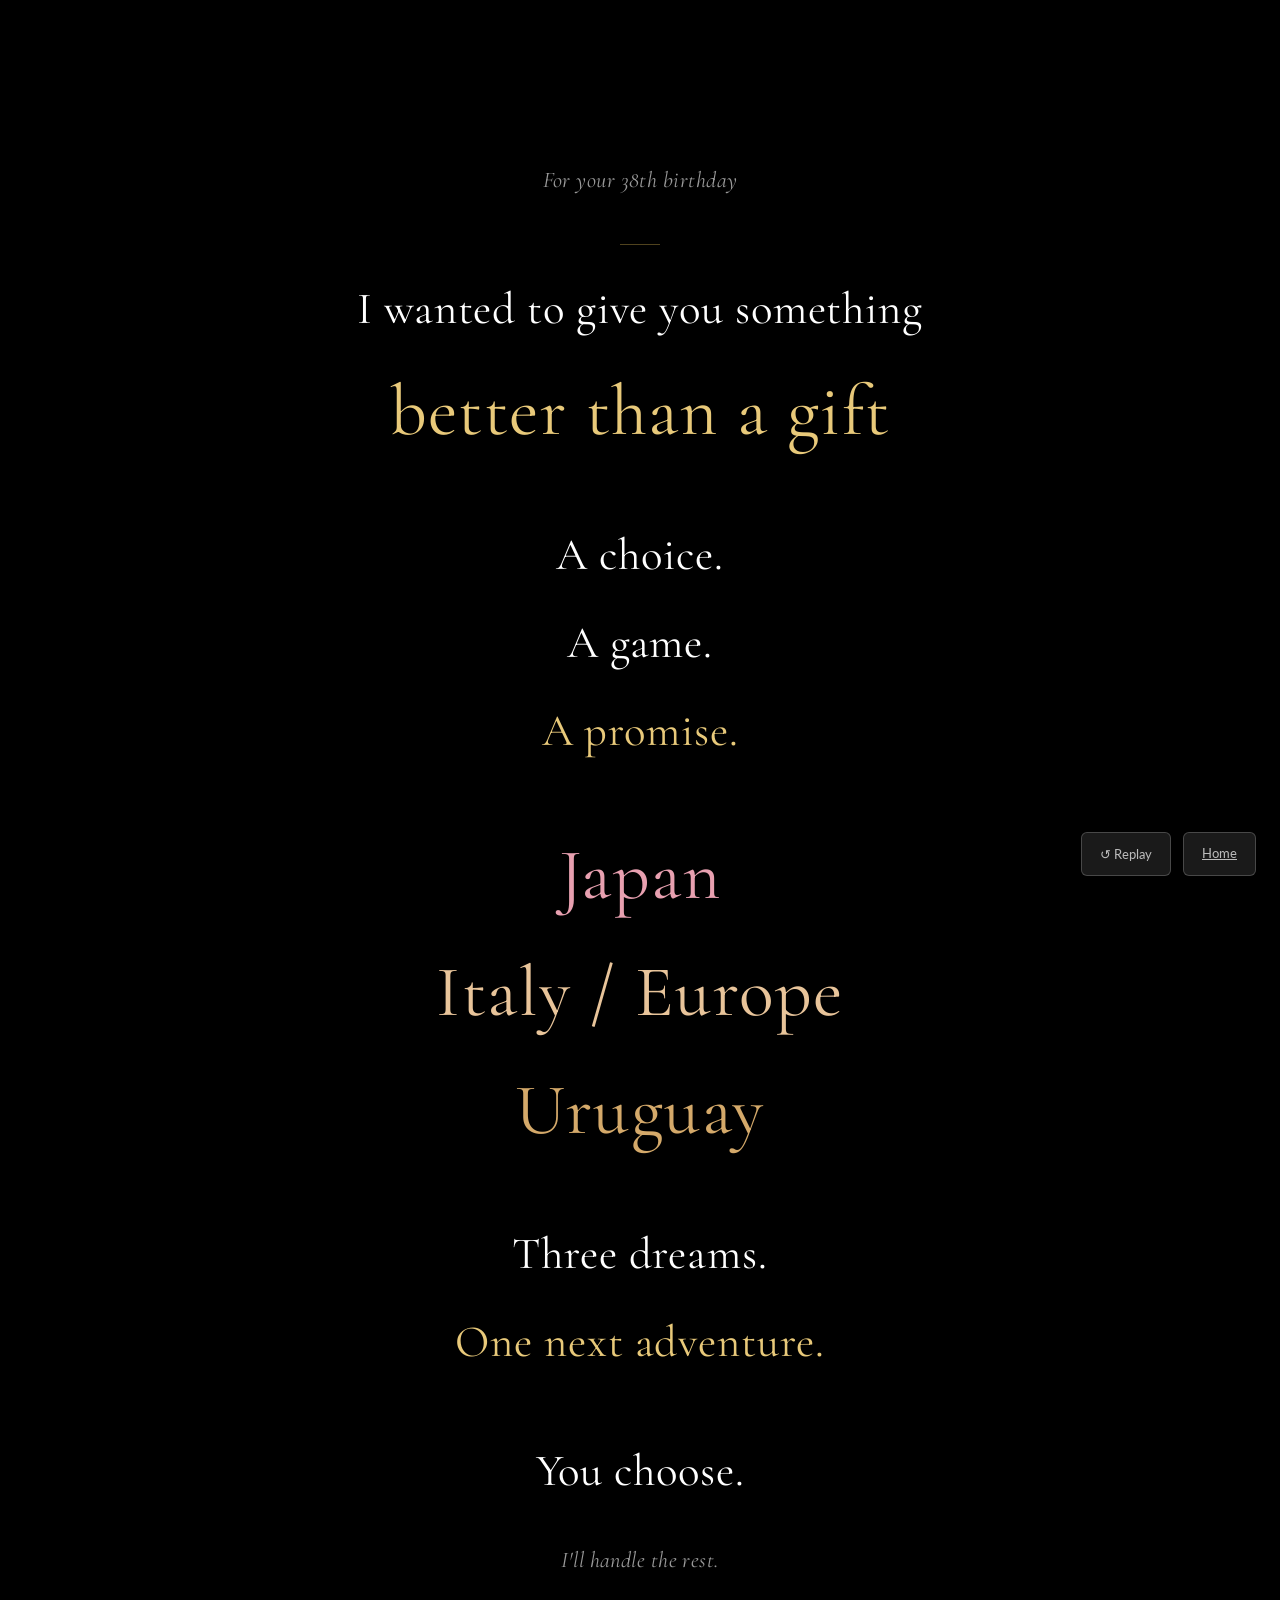
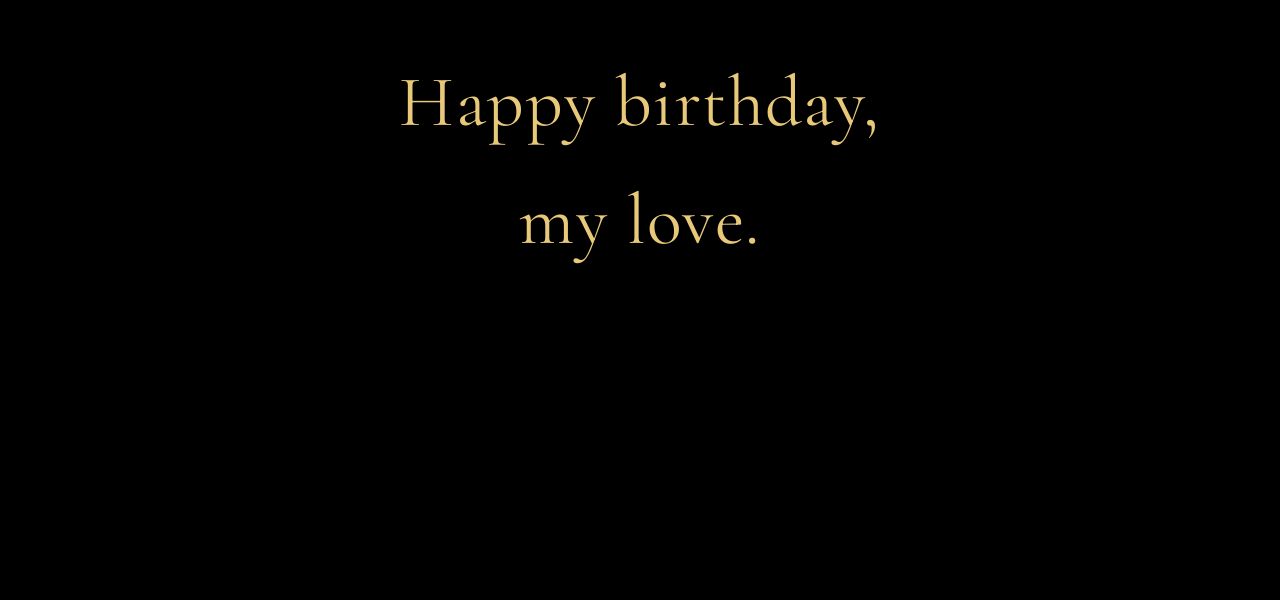
<file: microsite/video.html>
<!DOCTYPE html>
<html lang="en">
<head>
  <meta charset="UTF-8" />
  <meta name="viewport" content="width=device-width, initial-scale=1.0" />
  <title>Birthday Video — Choose Our Next Adventure</title>
  <link rel="stylesheet" href="css/styles.css" />
  <style>
    body { background: #000; overflow-x: hidden; }

    .video-page {
      min-height: 100vh;
      display: flex;
      flex-direction: column;
      align-items: center;
      justify-content: center;
      padding: 60px 24px;
    }

    .video-sequence {
      display: flex;
      flex-direction: column;
      align-items: center;
      gap: 8px;
      max-width: 700px;
      width: 100%;
    }

    .video-line {
      font-family: 'Cormorant Garamond', serif;
      font-size: clamp(1.5rem, 4vw, 2.8rem);
      text-align: center;
      color: #fff;
      opacity: 0;
      transform: translateY(16px);
      transition: opacity 0.8s ease, transform 0.8s ease;
      padding: 8px 0;
      letter-spacing: 0.02em;
      line-height: 1.3;
    }
    .video-line.visible {
      opacity: 1;
      transform: translateY(0);
    }
    .video-line.gold { color: var(--gold-light); }
    .video-line.large { font-size: clamp(2.2rem, 6vw, 4.5rem); }
    .video-line.small { font-size: clamp(1rem, 2.5vw, 1.4rem); color: rgba(255,255,255,0.6); font-style: italic; }
    .video-line.dest-japan { color: #e8a0b0; }
    .video-line.dest-italy { color: #e8c49a; }
    .video-line.dest-uruguay { color: #d4a96a; }

    .video-divider {
      width: 40px; height: 1px;
      background: rgba(201,168,76,0.4);
      opacity: 0;
      transition: opacity 0.6s ease;
      margin: 16px 0;
    }
    .video-divider.visible { opacity: 1; }

    .final-cta {
      margin-top: 60px;
      text-align: center;
      opacity: 0;
      transform: translateY(20px);
      transition: opacity 1s ease, transform 1s ease;
    }
    .final-cta.visible { opacity: 1; transform: translateY(0); }
    .final-cta p {
      font-family: 'Cormorant Garamond', serif;
      font-style: italic;
      font-size: clamp(1rem, 2.5vw, 1.3rem);
      color: rgba(255,255,255,0.7);
      max-width: 480px;
      margin: 0 auto 32px;
      line-height: 1.8;
    }

    .controls {
      position: fixed;
      bottom: 24px; right: 24px;
      display: flex; gap: 12px;
      z-index: 50;
    }
    .ctrl-btn {
      background: rgba(255,255,255,0.1);
      border: 1px solid rgba(255,255,255,0.2);
      color: rgba(255,255,255,0.7);
      padding: 10px 18px;
      border-radius: 6px;
      font-size: 0.8rem;
      cursor: pointer;
      transition: all 0.2s;
      font-family: 'Lato', sans-serif;
    }
    .ctrl-btn:hover { background: rgba(255,255,255,0.2); color: #fff; }
  </style>
</head>
<body>
  <div class="video-page">
    <div class="video-sequence" id="sequence">

      <div class="video-line small" data-delay="200">For your 38th birthday</div>
      <div class="video-divider" data-delay="900"></div>

      <div class="video-line" data-delay="1200">I wanted to give you something</div>
      <div class="video-line large gold" data-delay="2000">better than a gift</div>
      <div class="video-divider" data-delay="2800"></div>

      <div class="video-line" data-delay="3200">A choice.</div>
      <div class="video-line" data-delay="4000">A game.</div>
      <div class="video-line gold" data-delay="4800">A promise.</div>
      <div class="video-divider" data-delay="5600"></div>

      <div class="video-line large dest-japan" data-delay="6200">Japan</div>
      <div class="video-line large dest-italy" data-delay="7200">Italy / Europe</div>
      <div class="video-line large dest-uruguay" data-delay="8200">Uruguay</div>
      <div class="video-divider" data-delay="9000"></div>

      <div class="video-line" data-delay="9400">Three dreams.</div>
      <div class="video-line gold" data-delay="10200">One next adventure.</div>
      <div class="video-divider" data-delay="11000"></div>

      <div class="video-line" data-delay="11400">You choose.</div>
      <div class="video-line small" data-delay="12200">I'll handle the rest.</div>
      <div class="video-divider" data-delay="13000"></div>

      <div class="video-line large gold" data-delay="13600">Happy birthday,</div>
      <div class="video-line large gold" data-delay="14400">my love.</div>

    </div>

    <div class="final-cta" id="finalCta">
      <p>"Scan the cards. Play the game. Choose our next adventure."</p>
      <a href="game.html" class="btn btn-gold">Start the Game →</a>
    </div>
  </div>

  <div class="controls">
    <button class="ctrl-btn" onclick="restartSequence()">↺ Replay</button>
    <a href="index.html" class="ctrl-btn">Home</a>
  </div>

  <script>
    let timeouts = [];

    function runSequence() {
      const items = document.querySelectorAll('[data-delay]');
      items.forEach(el => {
        el.classList.remove('visible');
      });
      document.getElementById('finalCta').classList.remove('visible');

      items.forEach(el => {
        const delay = parseInt(el.dataset.delay, 10);
        const t = setTimeout(() => el.classList.add('visible'), delay);
        timeouts.push(t);
      });

      const lastDelay = Math.max(...Array.from(items).map(el => parseInt(el.dataset.delay, 10)));
      const t = setTimeout(() => {
        document.getElementById('finalCta').classList.add('visible');
      }, lastDelay + 1200);
      timeouts.push(t);
    }

    function restartSequence() {
      timeouts.forEach(clearTimeout);
      timeouts = [];
      runSequence();
    }

    runSequence();
  </script>
</body>
</html>
</file>
<file: microsite/css/styles.css>
/* ============================================
   Choose Our Next Adventure — Shared Styles
   ============================================ */

@import url('https://fonts.googleapis.com/css2?family=Cormorant+Garamond:ital,wght@0,300;0,400;0,500;0,600;1,300;1,400;1,500&family=Lato:wght@300;400;700&display=swap');

*, *::before, *::after { box-sizing: border-box; margin: 0; padding: 0; }

:root {
  --gold: #c9a84c;
  --gold-light: #e8c97a;
  --gold-dim: rgba(201, 168, 76, 0.15);
  --navy: #0b0f1a;
  --navy-mid: #141929;
  --navy-light: #1e2540;
  --text: #f0ece4;
  --text-muted: rgba(240, 236, 228, 0.6);
  --radius: 16px;
  --transition: 0.35s cubic-bezier(0.4, 0, 0.2, 1);

  /* Japan palette */
  --japan-indigo: #1a1f4e;
  --japan-blush: #e8a0b0;
  --japan-cream: #fef6f0;
  --japan-dark: #0e1230;

  /* Italy palette */
  --italy-cream: #fef5e4;
  --italy-terra: #c0632a;
  --italy-olive: #5a6b35;
  --italy-wine: #8b1a2e;
  --italy-dark: #2a1a0e;

  /* Uruguay palette */
  --uruguay-ocean: #0a2e4a;
  --uruguay-sand: #d4a96a;
  --uruguay-gold: #e8a820;
  --uruguay-wine: #7a1a2e;
  --uruguay-dark: #061a28;
}

html { scroll-behavior: smooth; }

body {
  font-family: 'Lato', sans-serif;
  background: var(--navy);
  color: var(--text);
  line-height: 1.7;
  min-height: 100vh;
}

/* ── Typography ── */
h1, h2, h3, h4 {
  font-family: 'Cormorant Garamond', Georgia, serif;
  font-weight: 400;
  line-height: 1.2;
  letter-spacing: 0.01em;
}
h1 { font-size: clamp(2.4rem, 6vw, 4.5rem); }
h2 { font-size: clamp(1.8rem, 4vw, 3rem); }
h3 { font-size: clamp(1.4rem, 3vw, 2rem); }

.subtitle {
  font-family: 'Cormorant Garamond', serif;
  font-style: italic;
  font-size: clamp(1rem, 2.5vw, 1.4rem);
  color: var(--text-muted);
  letter-spacing: 0.02em;
}

.eyebrow {
  font-size: 0.75rem;
  font-weight: 700;
  letter-spacing: 0.2em;
  text-transform: uppercase;
  color: var(--gold);
}

/* ── Layout ── */
.container {
  max-width: 1100px;
  margin: 0 auto;
  padding: 0 24px;
}
.container-narrow { max-width: 700px; margin: 0 auto; padding: 0 24px; }

section { padding: 80px 0; }

/* ── Nav ── */
.nav {
  position: fixed;
  top: 0; left: 0; right: 0;
  z-index: 100;
  padding: 20px 24px;
  display: flex;
  justify-content: space-between;
  align-items: center;
  background: rgba(11, 15, 26, 0.85);
  backdrop-filter: blur(12px);
  border-bottom: 1px solid rgba(201, 168, 76, 0.15);
}
.nav-logo {
  font-family: 'Cormorant Garamond', serif;
  font-size: 1.1rem;
  color: var(--gold);
  text-decoration: none;
  letter-spacing: 0.05em;
}
.nav-links { display: flex; gap: 28px; list-style: none; }
.nav-links a {
  color: var(--text-muted);
  text-decoration: none;
  font-size: 0.85rem;
  letter-spacing: 0.08em;
  text-transform: uppercase;
  transition: color var(--transition);
}
.nav-links a:hover { color: var(--gold); }

/* ── Hero ── */
.hero {
  min-height: 100vh;
  display: flex;
  flex-direction: column;
  justify-content: center;
  align-items: center;
  text-align: center;
  padding: 120px 24px 80px;
  position: relative;
  overflow: hidden;
}
.hero::before {
  content: '';
  position: absolute;
  inset: 0;
  background: radial-gradient(ellipse 80% 60% at 50% 50%, rgba(201,168,76,0.08) 0%, transparent 70%);
  pointer-events: none;
}
.hero-eyebrow { margin-bottom: 20px; }
.hero-title { margin-bottom: 24px; }
.hero-subtitle { margin-bottom: 48px; max-width: 560px; }

/* ── Gold divider ── */
.gold-line {
  width: 60px; height: 1px;
  background: var(--gold);
  margin: 32px auto;
  opacity: 0.6;
}
.gold-line.wide { width: 120px; }

/* ── Buttons ── */
.btn {
  display: inline-flex;
  align-items: center;
  gap: 10px;
  padding: 16px 36px;
  border-radius: 4px;
  font-family: 'Lato', sans-serif;
  font-size: 0.85rem;
  font-weight: 700;
  letter-spacing: 0.15em;
  text-transform: uppercase;
  text-decoration: none;
  transition: all var(--transition);
  cursor: pointer;
  border: none;
}
.btn-gold {
  background: var(--gold);
  color: var(--navy);
}
.btn-gold:hover {
  background: var(--gold-light);
  transform: translateY(-2px);
  box-shadow: 0 8px 32px rgba(201,168,76,0.3);
}
.btn-outline {
  background: transparent;
  color: var(--gold);
  border: 1px solid rgba(201,168,76,0.5);
}
.btn-outline:hover {
  background: var(--gold-dim);
  border-color: var(--gold);
  transform: translateY(-2px);
}
.btn-ghost {
  background: transparent;
  color: var(--text-muted);
  font-size: 0.8rem;
  padding: 10px 20px;
}
.btn-ghost:hover { color: var(--text); }

/* ── Cards ── */
.card {
  background: var(--navy-light);
  border: 1px solid rgba(201,168,76,0.12);
  border-radius: var(--radius);
  padding: 40px;
  transition: all var(--transition);
}
.card:hover {
  border-color: rgba(201,168,76,0.3);
  transform: translateY(-4px);
  box-shadow: 0 20px 60px rgba(0,0,0,0.4);
}

/* ── Destination Cards ── */
.dest-grid {
  display: grid;
  grid-template-columns: repeat(auto-fit, minmax(300px, 1fr));
  gap: 32px;
}

.dest-card {
  border-radius: var(--radius);
  overflow: hidden;
  border: 1px solid rgba(201,168,76,0.15);
  transition: all var(--transition);
  cursor: pointer;
  text-decoration: none;
}
.dest-card:hover {
  transform: translateY(-6px);
  box-shadow: 0 24px 64px rgba(0,0,0,0.5);
}
.dest-card-header {
  padding: 48px 36px 36px;
  text-align: center;
  position: relative;
}
.dest-card-icon {
  font-size: 3rem;
  margin-bottom: 16px;
  display: block;
}
.dest-card-title {
  font-family: 'Cormorant Garamond', serif;
  font-size: 2.2rem;
  font-weight: 400;
  margin-bottom: 8px;
}
.dest-card-subtitle {
  font-style: italic;
  color: rgba(255,255,255,0.7);
  font-size: 0.95rem;
}
.dest-card-body {
  padding: 24px 36px 36px;
  background: rgba(0,0,0,0.2);
}
.dest-card-copy {
  font-size: 0.9rem;
  line-height: 1.8;
  color: rgba(255,255,255,0.8);
  margin-bottom: 24px;
  font-style: italic;
}

/* Japan card */
.dest-card.japan { background: linear-gradient(160deg, var(--japan-dark) 0%, var(--japan-indigo) 100%); color: #fff; }
.dest-card.japan .dest-card-subtitle { color: var(--japan-blush); }
.dest-card.japan .btn { background: var(--japan-blush); color: var(--japan-dark); }

/* Italy card */
.dest-card.italy { background: linear-gradient(160deg, var(--italy-dark) 0%, #3a2010 100%); color: #fff; }
.dest-card.italy .dest-card-subtitle { color: #e8c49a; }
.dest-card.italy .btn { background: var(--italy-terra); color: #fff; }

/* Uruguay card */
.dest-card.uruguay { background: linear-gradient(160deg, var(--uruguay-dark) 0%, var(--uruguay-ocean) 100%); color: #fff; }
.dest-card.uruguay .dest-card-subtitle { color: var(--uruguay-sand); }
.dest-card.uruguay .btn { background: var(--uruguay-sand); color: var(--uruguay-dark); }

/* ── Destination page header ── */
.dest-hero {
  min-height: 65vh;
  display: flex;
  flex-direction: column;
  justify-content: flex-end;
  padding: 140px 24px 80px;
  position: relative;
  overflow: hidden;
}
.dest-hero-content { position: relative; z-index: 2; max-width: 700px; }

/* ── Japan hero ── */
.dest-hero.japan { background: linear-gradient(160deg, var(--japan-dark) 0%, var(--japan-indigo) 60%, #2a1540 100%); }
.dest-hero.japan .dest-hero-title { color: var(--japan-blush); }

/* ── Italy hero ── */
.dest-hero.italy { background: linear-gradient(160deg, var(--italy-dark) 0%, #2a1a0e 50%, #1a0e08 100%); }
.dest-hero.italy .dest-hero-title { color: #e8c49a; }

/* ── Uruguay hero ── */
.dest-hero.uruguay { background: linear-gradient(160deg, var(--uruguay-dark) 0%, var(--uruguay-ocean) 60%, #041420 100%); }
.dest-hero.uruguay .dest-hero-title { color: var(--uruguay-sand); }

/* ── Sections on destination pages ── */
.itinerary-list {
  list-style: none;
  display: flex;
  flex-direction: column;
  gap: 16px;
}
.itinerary-list li {
  display: flex;
  align-items: flex-start;
  gap: 16px;
  padding: 20px 24px;
  background: rgba(201,168,76,0.05);
  border-left: 2px solid var(--gold);
  border-radius: 0 8px 8px 0;
  font-size: 0.95rem;
}
.itinerary-list li::before {
  content: '✦';
  color: var(--gold);
  flex-shrink: 0;
  font-size: 0.7rem;
  margin-top: 4px;
}

.love-note {
  background: var(--gold-dim);
  border: 1px solid rgba(201,168,76,0.25);
  border-radius: var(--radius);
  padding: 48px;
  text-align: center;
}
.love-note p {
  font-family: 'Cormorant Garamond', serif;
  font-size: 1.5rem;
  font-style: italic;
  line-height: 1.6;
  color: var(--gold-light);
}

.kabir-section {
  display: grid;
  grid-template-columns: 1fr 1fr;
  gap: 32px;
}
.kabir-box {
  background: var(--navy-light);
  border: 1px solid rgba(201,168,76,0.12);
  border-radius: var(--radius);
  padding: 32px;
}
.kabir-box h4 { color: var(--gold); margin-bottom: 16px; font-size: 1.1rem; }

/* ── Quiz game styles ── */
.game-container {
  max-width: 760px;
  margin: 0 auto;
  padding: 120px 24px 80px;
}
.progress-bar-wrap {
  background: rgba(255,255,255,0.08);
  border-radius: 4px;
  height: 3px;
  margin-bottom: 48px;
  overflow: hidden;
}
.progress-bar-fill {
  height: 100%;
  background: var(--gold);
  transition: width 0.5s ease;
  border-radius: 4px;
}
.question-block { display: none; }
.question-block.active { display: block; animation: fadeUp 0.5s ease; }

.question-num { color: var(--gold); font-size: 0.8rem; letter-spacing: 0.2em; margin-bottom: 12px; }
.question-text {
  font-family: 'Cormorant Garamond', serif;
  font-size: clamp(1.6rem, 4vw, 2.2rem);
  margin-bottom: 40px;
  line-height: 1.3;
}

.options-list { display: flex; flex-direction: column; gap: 16px; }
.option-btn {
  display: flex;
  align-items: center;
  gap: 20px;
  padding: 20px 28px;
  background: var(--navy-light);
  border: 1px solid rgba(201,168,76,0.15);
  border-radius: 12px;
  color: var(--text);
  font-family: 'Lato', sans-serif;
  font-size: 0.95rem;
  cursor: pointer;
  transition: all var(--transition);
  text-align: left;
  width: 100%;
  line-height: 1.5;
}
.option-btn:hover {
  border-color: var(--gold);
  background: var(--gold-dim);
  transform: translateX(4px);
}
.option-btn.selected {
  border-color: var(--gold);
  background: var(--gold-dim);
  color: var(--gold-light);
}
.option-letter {
  width: 32px;
  height: 32px;
  border-radius: 50%;
  border: 1px solid rgba(201,168,76,0.4);
  display: flex;
  align-items: center;
  justify-content: center;
  font-size: 0.75rem;
  font-weight: 700;
  letter-spacing: 0.05em;
  flex-shrink: 0;
  color: var(--gold);
}

.quiz-nav {
  display: flex;
  justify-content: space-between;
  align-items: center;
  margin-top: 40px;
}

/* ── Result screen ── */
.result-screen { display: none; text-align: center; padding: 60px 0; animation: fadeUp 0.6s ease; }
.result-screen.visible { display: block; }
.result-badge {
  display: inline-block;
  padding: 8px 24px;
  border-radius: 100px;
  font-size: 0.75rem;
  font-weight: 700;
  letter-spacing: 0.2em;
  text-transform: uppercase;
  margin-bottom: 24px;
}
.result-badge.japan { background: var(--japan-blush); color: var(--japan-dark); }
.result-badge.italy { background: #e8c49a; color: var(--italy-dark); }
.result-badge.uruguay { background: var(--uruguay-sand); color: var(--uruguay-dark); }

.result-title {
  font-family: 'Cormorant Garamond', serif;
  font-size: clamp(2rem, 6vw, 3.5rem);
  margin-bottom: 16px;
}
.result-explain {
  max-width: 500px;
  margin: 0 auto 48px;
  color: var(--text-muted);
  font-style: italic;
  font-size: 1.05rem;
}
.result-actions { display: flex; gap: 16px; justify-content: center; flex-wrap: wrap; }

/* ── Final choice page ── */
.choice-grid {
  display: grid;
  grid-template-columns: repeat(auto-fit, minmax(280px, 1fr));
  gap: 24px;
  margin: 48px 0;
}
.choice-card {
  border-radius: var(--radius);
  padding: 48px 32px;
  text-align: center;
  cursor: pointer;
  border: 2px solid transparent;
  transition: all var(--transition);
}
.choice-card:hover {
  transform: translateY(-8px);
  box-shadow: 0 32px 80px rgba(0,0,0,0.5);
}
.choice-card.japan { background: linear-gradient(160deg, var(--japan-dark), var(--japan-indigo)); border-color: rgba(232,160,176,0.3); }
.choice-card.italy { background: linear-gradient(160deg, var(--italy-dark), #3a2010); border-color: rgba(192,99,42,0.3); }
.choice-card.uruguay { background: linear-gradient(160deg, var(--uruguay-dark), var(--uruguay-ocean)); border-color: rgba(212,169,106,0.3); }
.choice-card:hover.japan { border-color: var(--japan-blush); }
.choice-card:hover.italy { border-color: var(--italy-terra); }
.choice-card:hover.uruguay { border-color: var(--uruguay-sand); }
.choice-card-icon { font-size: 3.5rem; margin-bottom: 20px; }
.choice-card-name { font-family: 'Cormorant Garamond', serif; font-size: 2rem; margin-bottom: 8px; }
.choice-card-tagline { font-style: italic; color: rgba(255,255,255,0.65); font-size: 0.9rem; }

/* ── Celebration ── */
.celebration-screen { display: none; text-align: center; padding: 80px 24px; animation: fadeUp 0.7s ease; }
.celebration-screen.visible { display: block; }
.celebration-dest {
  font-family: 'Cormorant Garamond', serif;
  font-size: clamp(2.5rem, 8vw, 5.5rem);
  background: linear-gradient(135deg, var(--gold), var(--gold-light));
  -webkit-background-clip: text;
  -webkit-text-fill-color: transparent;
  background-clip: text;
  margin-bottom: 12px;
}
.celebration-copy {
  max-width: 520px;
  margin: 0 auto 48px;
  font-size: 1.1rem;
  line-height: 1.8;
  color: var(--text-muted);
}
.promise-box {
  background: var(--gold-dim);
  border: 1px solid rgba(201,168,76,0.3);
  border-radius: var(--radius);
  padding: 48px;
  max-width: 600px;
  margin: 48px auto;
  text-align: left;
}
.promise-box h3 {
  color: var(--gold);
  font-size: 1.2rem;
  letter-spacing: 0.1em;
  margin-bottom: 20px;
}
.promise-box p {
  font-size: 1.05rem;
  line-height: 1.9;
  font-style: italic;
  color: var(--text);
}
.hidden-message {
  font-family: 'Cormorant Garamond', serif;
  font-size: 1.1rem;
  font-style: italic;
  color: var(--gold);
  margin-top: 32px;
  opacity: 0.7;
}

/* ── Print cards ── */
@media print {
  .no-print { display: none !important; }
  body { background: white; color: black; }
  .nav { display: none; }
}
.print-cards-grid {
  display: grid;
  grid-template-columns: repeat(auto-fill, 384px);
  gap: 32px;
  justify-content: center;
}
.print-card {
  width: 384px;
  min-height: 240px;
  border-radius: 12px;
  overflow: hidden;
  position: relative;
  page-break-inside: avoid;
}
.print-card-front, .print-card-back {
  padding: 32px;
}
.print-card-front {
  min-height: 240px;
  display: flex;
  flex-direction: column;
  justify-content: center;
  align-items: center;
  text-align: center;
}
.print-card-back {
  border-top: 1px solid rgba(255,255,255,0.15);
  display: flex;
  gap: 24px;
  align-items: center;
}
.qr-placeholder {
  width: 80px;
  height: 80px;
  background: white;
  border-radius: 8px;
  flex-shrink: 0;
  display: flex;
  align-items: center;
  justify-content: center;
}
.card-game { background: linear-gradient(135deg, #1a1535, #2d2460); }
.card-japan { background: linear-gradient(135deg, var(--japan-dark), var(--japan-indigo)); }
.card-italy { background: linear-gradient(135deg, var(--italy-dark), #3a2010); }
.card-uruguay { background: linear-gradient(135deg, var(--uruguay-dark), var(--uruguay-ocean)); }
.card-choice { background: linear-gradient(135deg, #0f1520, #1a2535); }

/* ── Video page ── */
.video-sequence {
  display: flex;
  flex-direction: column;
  align-items: center;
  gap: 0;
  padding: 80px 0;
}
.video-line {
  font-family: 'Cormorant Garamond', serif;
  font-size: clamp(1.8rem, 5vw, 3.5rem);
  text-align: center;
  padding: 24px;
  opacity: 0;
  transform: translateY(20px);
  animation: revealLine 0.8s ease forwards;
  min-height: 80px;
  display: flex;
  align-items: center;
}
.video-line.gold { color: var(--gold); }
.video-line.small { font-size: clamp(1rem, 2.5vw, 1.5rem); color: var(--text-muted); }
.video-line.large { font-size: clamp(2.5rem, 7vw, 5rem); }

/* ── Box instructions ── */
.box-section { margin-bottom: 48px; }
.envelope-list { list-style: none; display: flex; flex-direction: column; gap: 16px; counter-reset: env; }
.envelope-list li {
  counter-increment: env;
  display: flex;
  align-items: center;
  gap: 20px;
  padding: 20px 28px;
  background: var(--navy-light);
  border-radius: 12px;
  border: 1px solid rgba(201,168,76,0.1);
}
.envelope-list li::before {
  content: counter(env);
  width: 36px;
  height: 36px;
  background: var(--gold-dim);
  border: 1px solid var(--gold);
  border-radius: 50%;
  display: flex;
  align-items: center;
  justify-content: center;
  font-size: 0.85rem;
  font-weight: 700;
  color: var(--gold);
  flex-shrink: 0;
}
.letter-box {
  background: var(--navy-light);
  border: 1px solid rgba(201,168,76,0.2);
  border-radius: var(--radius);
  padding: 48px;
  font-family: 'Cormorant Garamond', serif;
  font-size: 1.15rem;
  line-height: 2;
  font-style: italic;
}
.letter-box p { margin-bottom: 20px; }
.letter-box .signature { font-style: normal; color: var(--gold); font-size: 1.3rem; }

/* ── Animations ── */
@keyframes fadeUp {
  from { opacity: 0; transform: translateY(24px); }
  to { opacity: 1; transform: translateY(0); }
}
@keyframes revealLine {
  to { opacity: 1; transform: translateY(0); }
}
@keyframes shimmer {
  0% { background-position: -400px 0; }
  100% { background-position: 400px 0; }
}
@keyframes pulse {
  0%, 100% { opacity: 0.6; }
  50% { opacity: 1; }
}
@keyframes float {
  0%, 100% { transform: translateY(0); }
  50% { transform: translateY(-12px); }
}

.animate-in { animation: fadeUp 0.8s ease both; }
.delay-1 { animation-delay: 0.1s; }
.delay-2 { animation-delay: 0.25s; }
.delay-3 { animation-delay: 0.4s; }
.delay-4 { animation-delay: 0.6s; }

/* ── Star / petal decorations ── */
.stars {
  position: fixed;
  inset: 0;
  pointer-events: none;
  z-index: 0;
  overflow: hidden;
}
.star {
  position: absolute;
  width: 2px;
  height: 2px;
  background: rgba(201,168,76,0.4);
  border-radius: 50%;
  animation: pulse 3s ease-in-out infinite;
}

/* ── Scrollbar ── */
::-webkit-scrollbar { width: 6px; }
::-webkit-scrollbar-track { background: var(--navy); }
::-webkit-scrollbar-thumb { background: rgba(201,168,76,0.3); border-radius: 3px; }

/* ── Responsive ── */
@media (max-width: 768px) {
  section { padding: 60px 0; }
  .kabir-section { grid-template-columns: 1fr; }
  .dest-grid { grid-template-columns: 1fr; }
  .choice-grid { grid-template-columns: 1fr; }
  .nav-links { display: none; }
  .print-cards-grid { grid-template-columns: 1fr; }
  .print-card { width: 100%; max-width: 384px; }
  .quiz-nav { flex-direction: column; gap: 16px; }
}

/* ── Japan page theme overrides ── */
body.theme-japan { background: linear-gradient(180deg, var(--japan-dark) 0%, #0e1230 40%, #0a0d20 100%); }
body.theme-japan .eyebrow { color: var(--japan-blush); }
body.theme-japan .gold-line { background: var(--japan-blush); }
body.theme-japan .love-note p { color: var(--japan-blush); }
body.theme-japan .itinerary-list li { border-left-color: var(--japan-blush); }
body.theme-japan .itinerary-list li::before { color: var(--japan-blush); }

/* ── Italy page theme overrides ── */
body.theme-italy { background: linear-gradient(180deg, var(--italy-dark) 0%, #1a0e08 40%, #0f0805 100%); }
body.theme-italy .eyebrow { color: #e8c49a; }
body.theme-italy .gold-line { background: var(--italy-terra); }
body.theme-italy .love-note p { color: #e8c49a; }
body.theme-italy .itinerary-list li { border-left-color: var(--italy-terra); }
body.theme-italy .itinerary-list li::before { color: var(--italy-terra); }

/* ── Uruguay page theme overrides ── */
body.theme-uruguay { background: linear-gradient(180deg, var(--uruguay-dark) 0%, #041420 40%, #020d18 100%); }
body.theme-uruguay .eyebrow { color: var(--uruguay-sand); }
body.theme-uruguay .gold-line { background: var(--uruguay-sand); }
body.theme-uruguay .love-note p { color: var(--uruguay-sand); }
body.theme-uruguay .itinerary-list li { border-left-color: var(--uruguay-sand); }
body.theme-uruguay .itinerary-list li::before { color: var(--uruguay-sand); }
</file>
